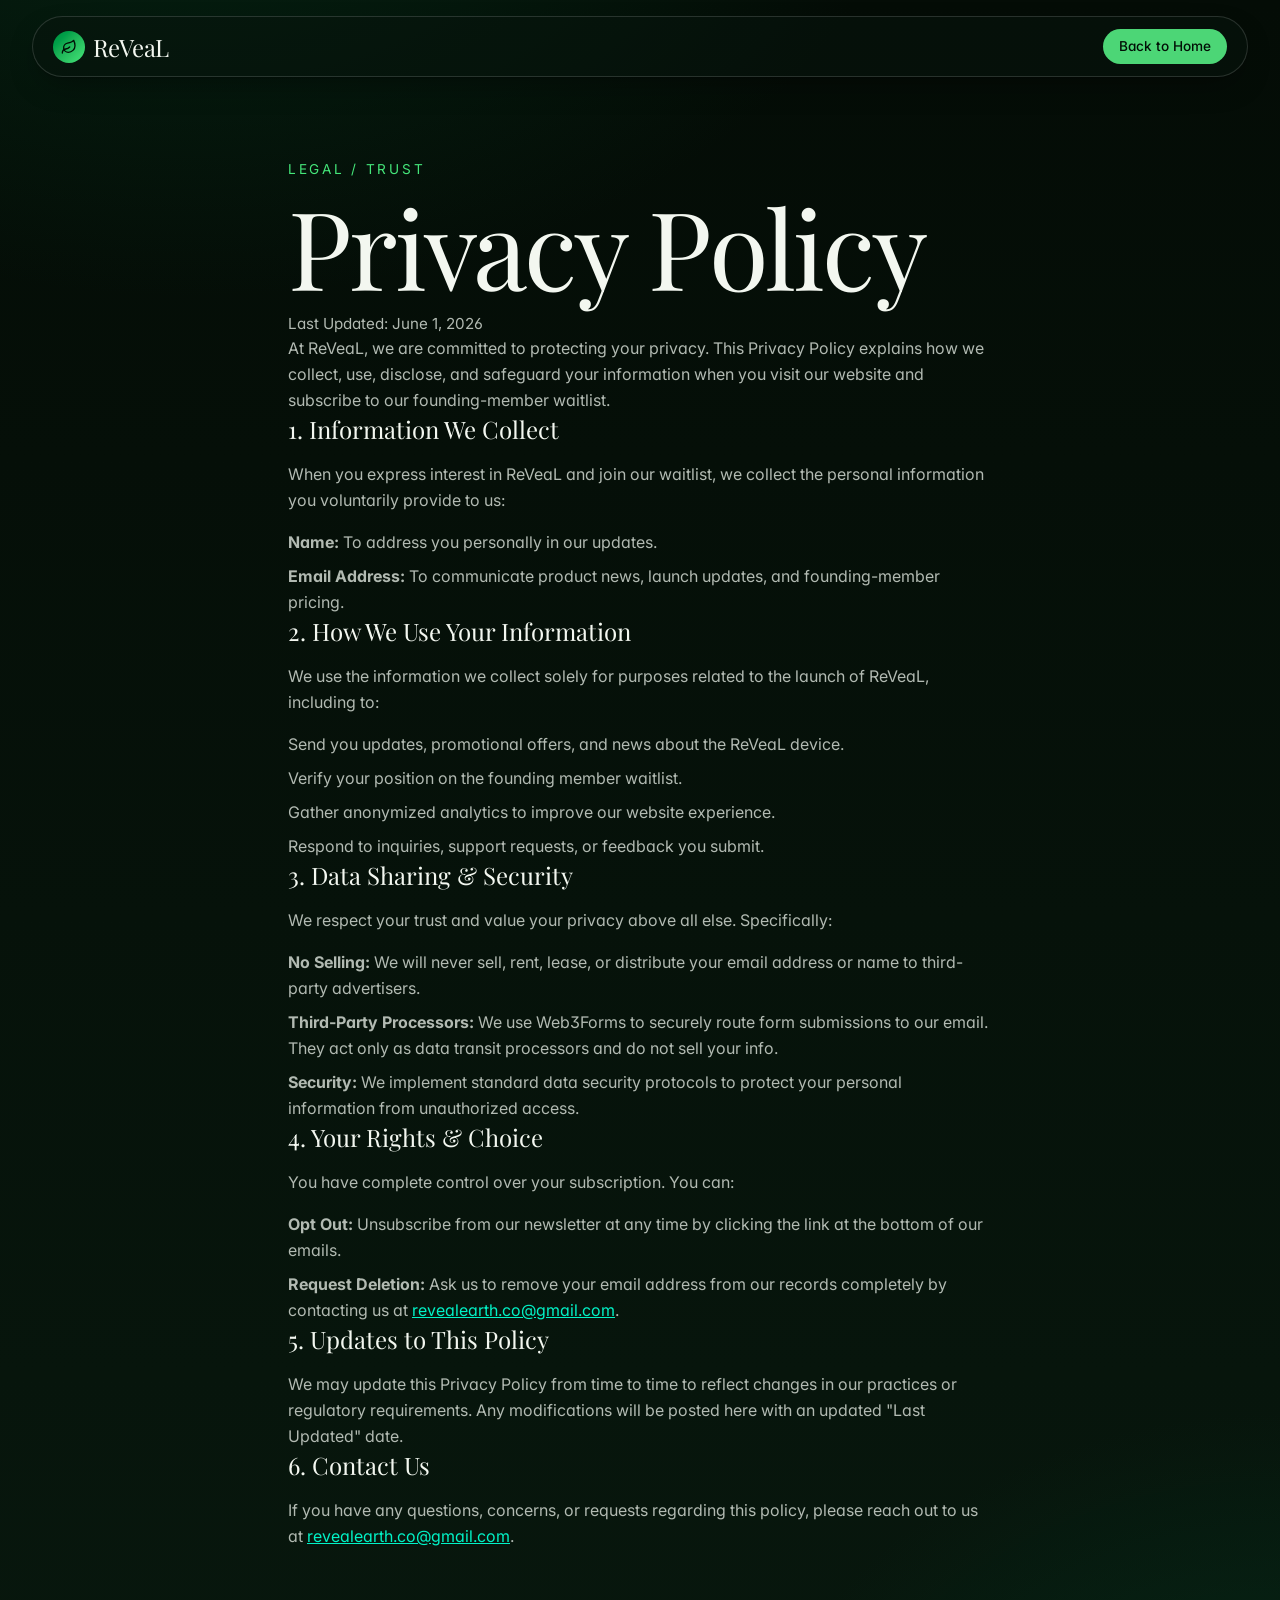
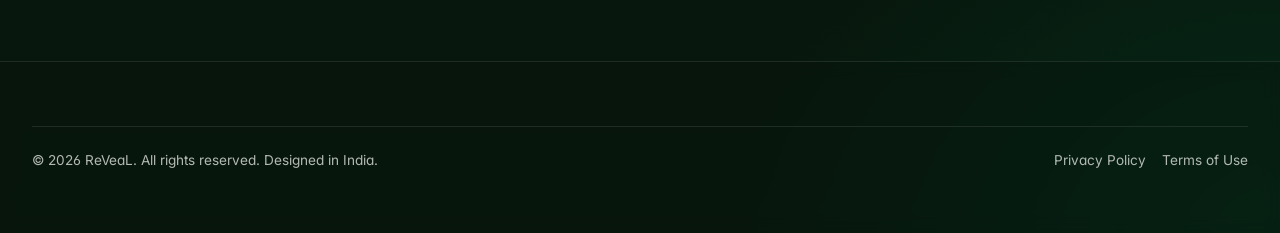
<file: privacy.html>
<!DOCTYPE html>
<html lang="en">
<head>
    <meta charset="utf-8"/>
    <meta name="viewport" content="width=device-width, initial-scale=1"/>
    <link rel="stylesheet" href="./assets/styles-8uWtBVux.css" data-precedence="default"/>
    <title>Privacy Policy — ReVeaL</title>
    <link rel="preconnect" href="https://fonts.googleapis.com">
    <link rel="preconnect" href="https://fonts.gstatic.com" crossorigin>
    <link href="https://fonts.googleapis.com/css2?family=Fraunces:ital,wght@0,300..800;1,300..800&family=Lora:ital,wght@0,400..700;1,400..700&family=Playfair+Display:ital,wght@0,400..900;1,400..900&family=Sora:wght@300;400;500;600;700;800&family=Inter:wght@300;400;500;600;700&display=swap" rel="stylesheet">
    <link rel="stylesheet" href="./custom.css" />
    <meta name="theme-color" content="#0f3d2e"/>
    <style>
        /* Document spacing adjustments for editorial reading */
        .legal-container a {
            color: oklch(0.85 0.18 175);
            text-decoration: underline;
            transition: color 0.2s;
        }
        .legal-container a:hover {
            color: white;
        }
    </style>
</head>
<body class="bg-background text-foreground antialiased">
    <main class="min-h-screen">
        <!-- Header -->
        <header class="fixed top-0 left-0 right-0 z-50">
            <div class="mx-auto mt-4 max-w-7xl px-4 sm:px-6 lg:px-8">
                <div class="glass flex items-center justify-between rounded-full px-5 py-3 shadow-soft">
                    <a href="index.html" class="flex items-center gap-2">
                        <span class="grid h-8 w-8 place-items-center rounded-full bg-green-grad text-primary-foreground">
                            <svg xmlns="http://www.w3.org/2000/svg" width="24" height="24" viewBox="0 0 24 24" fill="none" stroke="currentColor" stroke-width="2" stroke-linecap="round" stroke-linejoin="round" class="lucide lucide-leaf h-4 w-4" aria-hidden="true">
                                <path d="M11 20A7 7 0 0 1 9.8 6.1C15.5 5 17 4.48 19 2c1 2 2 4.18 2 8 0 5.5-4.78 10-10 10Z"></path>
                                <path d="M2 21c0-3 1.85-5.36 5.08-6C9.5 14.52 12 13 13 12"></path>
                            </svg>
                        </span>
                        <span class="font-serif text-2xl leading-none tracking-tight">ReVeaL</span>
                    </a>
                    <a href="index.html" class="rounded-full bg-primary px-4 py-2 text-xs font-medium text-primary-foreground transition hover:bg-primary/90 sm:text-sm">Back to Home</a>
                </div>
            </div>
        </header>

        <!-- Document Content -->
        <section class="pt-32 pb-20 md:pt-40 md:pb-28">
            <div class="mx-auto max-w-3xl px-4 sm:px-6 lg:px-8 legal-container">
                <div class="mb-4 text-xs uppercase tracking-[0.2em] text-primary-glow">Legal / Trust</div>
                <h1 class="font-serif text-5xl leading-tight tracking-tight text-foreground sm:text-6xl mb-4">Privacy Policy</h1>
                <p class="text-sm text-muted-foreground mb-12">Last Updated: June 1, 2026</p>

                <div class="space-y-10 text-muted-foreground text-base leading-relaxed">
                    <p>At ReVeaL, we are committed to protecting your privacy. This Privacy Policy explains how we collect, use, disclose, and safeguard your information when you visit our website and subscribe to our founding-member waitlist.</p>

                    <div>
                        <h3 class="text-foreground font-serif text-2xl mb-4">1. Information We Collect</h3>
                        <p class="mb-4">When you express interest in ReVeaL and join our waitlist, we collect the personal information you voluntarily provide to us:</p>
                        <ul class="list-disc pl-6 space-y-2">
                            <li><strong>Name:</strong> To address you personally in our updates.</li>
                            <li><strong>Email Address:</strong> To communicate product news, launch updates, and founding-member pricing.</li>
                        </ul>
                    </div>

                    <div>
                        <h3 class="text-foreground font-serif text-2xl mb-4">2. How We Use Your Information</h3>
                        <p class="mb-4">We use the information we collect solely for purposes related to the launch of ReVeaL, including to:</p>
                        <ul class="list-disc pl-6 space-y-2">
                            <li>Send you updates, promotional offers, and news about the ReVeaL device.</li>
                            <li>Verify your position on the founding member waitlist.</li>
                            <li>Gather anonymized analytics to improve our website experience.</li>
                            <li>Respond to inquiries, support requests, or feedback you submit.</li>
                        </ul>
                    </div>

                    <div>
                        <h3 class="text-foreground font-serif text-2xl mb-4">3. Data Sharing & Security</h3>
                        <p class="mb-4">We respect your trust and value your privacy above all else. Specifically:</p>
                        <ul class="list-disc pl-6 space-y-2">
                            <li><strong>No Selling:</strong> We will never sell, rent, lease, or distribute your email address or name to third-party advertisers.</li>
                            <li><strong>Third-Party Processors:</strong> We use Web3Forms to securely route form submissions to our email. They act only as data transit processors and do not sell your info.</li>
                            <li><strong>Security:</strong> We implement standard data security protocols to protect your personal information from unauthorized access.</li>
                        </ul>
                    </div>

                    <div>
                        <h3 class="text-foreground font-serif text-2xl mb-4">4. Your Rights & Choice</h3>
                        <p class="mb-4">You have complete control over your subscription. You can:</p>
                        <ul class="list-disc pl-6 space-y-2">
                            <li><strong>Opt Out:</strong> Unsubscribe from our newsletter at any time by clicking the link at the bottom of our emails.</li>
                            <li><strong>Request Deletion:</strong> Ask us to remove your email address from our records completely by contacting us at <a href="mailto:revealearth.co@gmail.com">revealearth.co@gmail.com</a>.</li>
                        </ul>
                    </div>

                    <div>
                        <h3 class="text-foreground font-serif text-2xl mb-4">5. Updates to This Policy</h3>
                        <p>We may update this Privacy Policy from time to time to reflect changes in our practices or regulatory requirements. Any modifications will be posted here with an updated "Last Updated" date.</p>
                    </div>

                    <div>
                        <h3 class="text-foreground font-serif text-2xl mb-4">6. Contact Us</h3>
                        <p>If you have any questions, concerns, or requests regarding this policy, please reach out to us at <a href="mailto:revealearth.co@gmail.com">revealearth.co@gmail.com</a>.</p>
                    </div>
                </div>
            </div>
        </section>

        <!-- Footer -->
        <footer class="border-t border-border bg-background/40 py-16 backdrop-blur">
            <div class="mx-auto max-w-7xl px-4 sm:px-6 lg:px-8">
                <div class="flex flex-col items-center justify-between gap-4 border-t border-border pt-6 text-xs text-muted-foreground md:flex-row">
                    <div>© 2026 ReVeaL. All rights reserved. Designed in India.</div>
                    <div class="flex gap-4">
                        <a href="privacy.html" class="hover:text-foreground transition">Privacy Policy</a>
                        <a href="terms.html" class="hover:text-foreground transition">Terms of Use</a>
                    </div>
                </div>
            </div>
        </footer>
    </main>
</body>
</html>
</file>
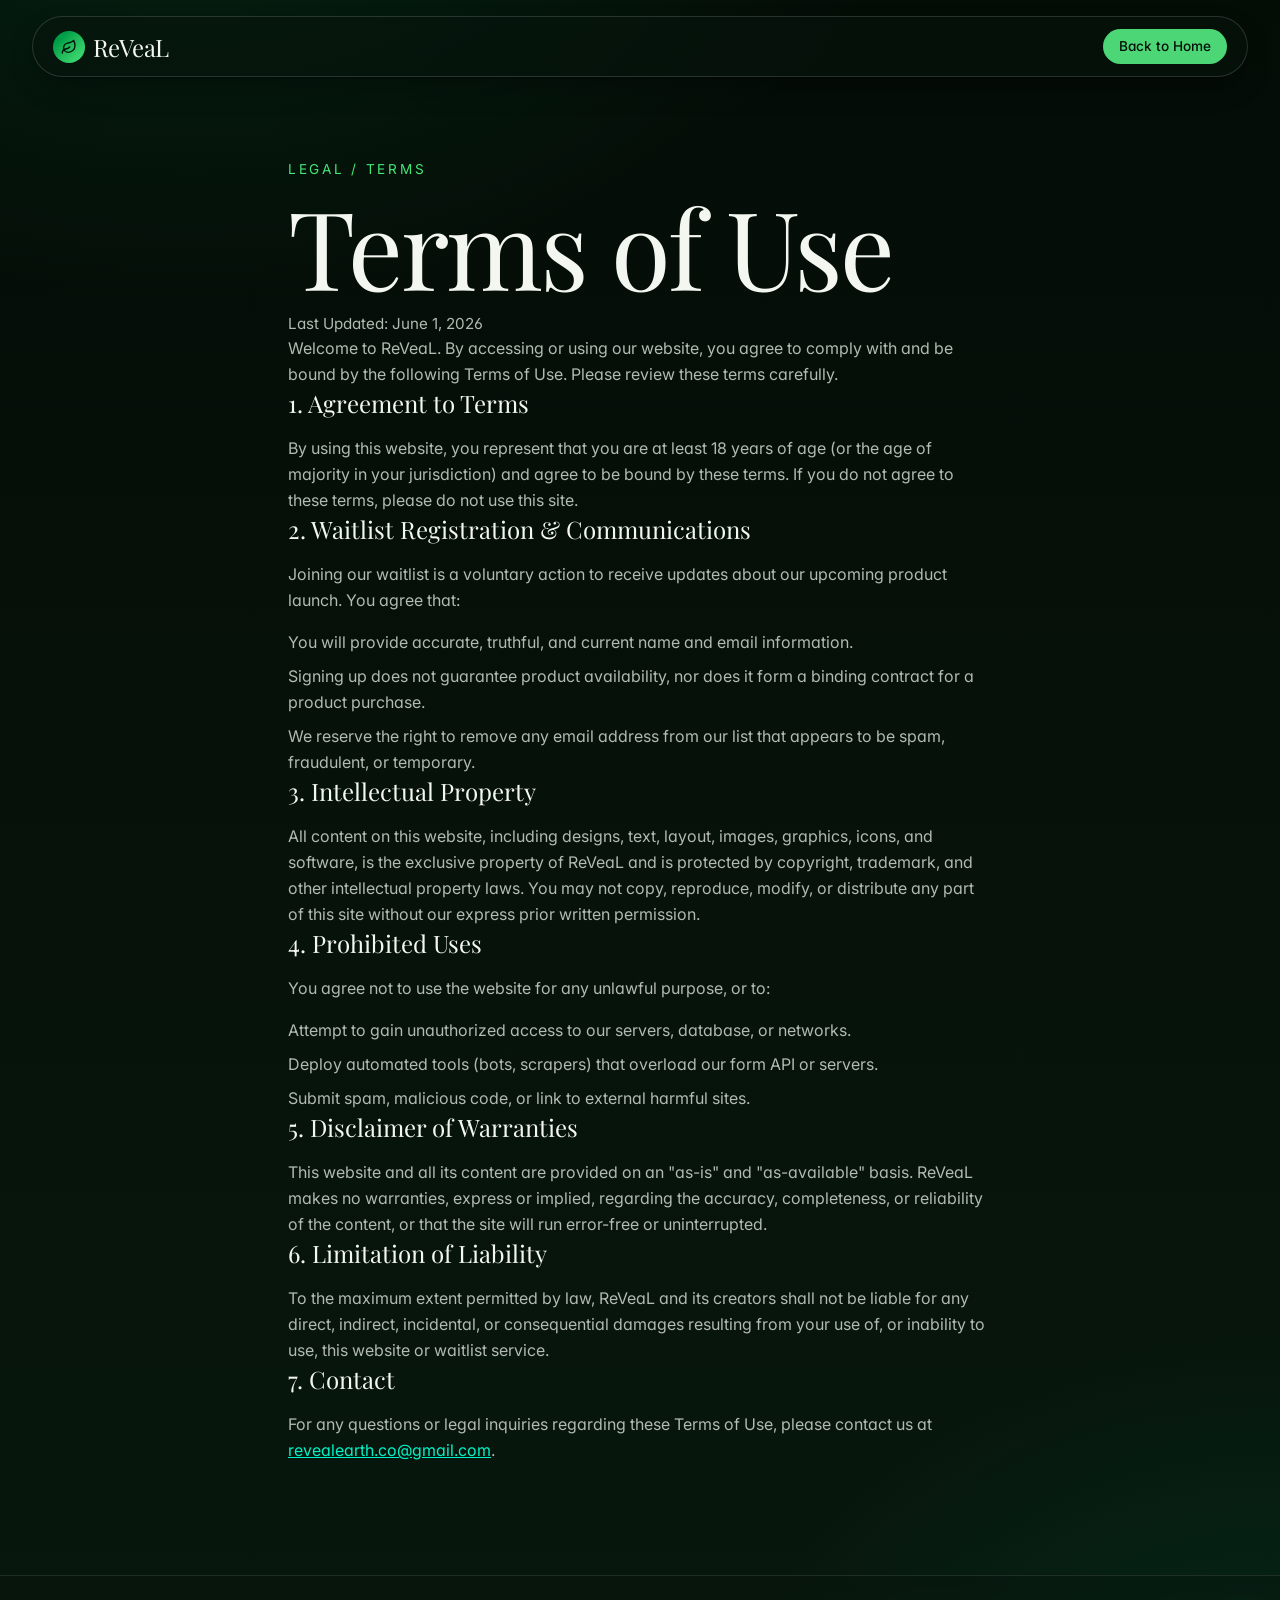
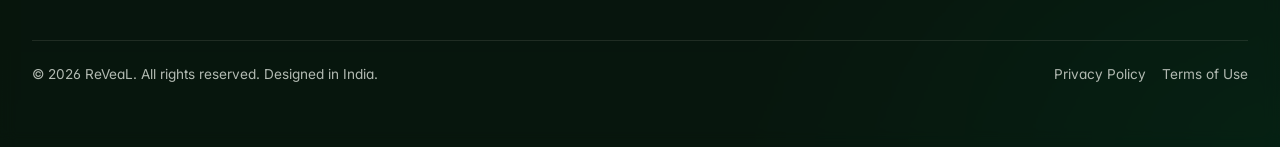
<file: terms.html>
<!DOCTYPE html>
<html lang="en">
<head>
    <meta charset="utf-8"/>
    <meta name="viewport" content="width=device-width, initial-scale=1"/>
    <link rel="stylesheet" href="./assets/styles-8uWtBVux.css" data-precedence="default"/>
    <title>Terms of Use — ReVeaL</title>
    <link rel="preconnect" href="https://fonts.googleapis.com">
    <link rel="preconnect" href="https://fonts.gstatic.com" crossorigin>
    <link href="https://fonts.googleapis.com/css2?family=Fraunces:ital,wght@0,300..800;1,300..800&family=Lora:ital,wght@0,400..700;1,400..700&family=Playfair+Display:ital,wght@0,400..900;1,400..900&family=Sora:wght@300;400;500;600;700;800&family=Inter:wght@300;400;500;600;700&display=swap" rel="stylesheet">
    <link rel="stylesheet" href="./custom.css" />
    <meta name="theme-color" content="#0f3d2e"/>
    <style>
        /* Document spacing adjustments for editorial reading */
        .legal-container a {
            color: oklch(0.85 0.18 175);
            text-decoration: underline;
            transition: color 0.2s;
        }
        .legal-container a:hover {
            color: white;
        }
    </style>
</head>
<body class="bg-background text-foreground antialiased">
    <main class="min-h-screen">
        <!-- Header -->
        <header class="fixed top-0 left-0 right-0 z-50">
            <div class="mx-auto mt-4 max-w-7xl px-4 sm:px-6 lg:px-8">
                <div class="glass flex items-center justify-between rounded-full px-5 py-3 shadow-soft">
                    <a href="index.html" class="flex items-center gap-2">
                        <span class="grid h-8 w-8 place-items-center rounded-full bg-green-grad text-primary-foreground">
                            <svg xmlns="http://www.w3.org/2000/svg" width="24" height="24" viewBox="0 0 24 24" fill="none" stroke="currentColor" stroke-width="2" stroke-linecap="round" stroke-linejoin="round" class="lucide lucide-leaf h-4 w-4" aria-hidden="true">
                                <path d="M11 20A7 7 0 0 1 9.8 6.1C15.5 5 17 4.48 19 2c1 2 2 4.18 2 8 0 5.5-4.78 10-10 10Z"></path>
                                <path d="M2 21c0-3 1.85-5.36 5.08-6C9.5 14.52 12 13 13 12"></path>
                            </svg>
                        </span>
                        <span class="font-serif text-2xl leading-none tracking-tight">ReVeaL</span>
                    </a>
                    <a href="index.html" class="rounded-full bg-primary px-4 py-2 text-xs font-medium text-primary-foreground transition hover:bg-primary/90 sm:text-sm">Back to Home</a>
                </div>
            </div>
        </header>

        <!-- Document Content -->
        <section class="pt-32 pb-20 md:pt-40 md:pb-28">
            <div class="mx-auto max-w-3xl px-4 sm:px-6 lg:px-8 legal-container">
                <div class="mb-4 text-xs uppercase tracking-[0.2em] text-primary-glow">Legal / Terms</div>
                <h1 class="font-serif text-5xl leading-tight tracking-tight text-foreground sm:text-6xl mb-4">Terms of Use</h1>
                <p class="text-sm text-muted-foreground mb-12">Last Updated: June 1, 2026</p>

                <div class="space-y-10 text-muted-foreground text-base leading-relaxed">
                    <p>Welcome to ReVeaL. By accessing or using our website, you agree to comply with and be bound by the following Terms of Use. Please review these terms carefully.</p>

                    <div>
                        <h3 class="text-foreground font-serif text-2xl mb-4">1. Agreement to Terms</h3>
                        <p>By using this website, you represent that you are at least 18 years of age (or the age of majority in your jurisdiction) and agree to be bound by these terms. If you do not agree to these terms, please do not use this site.</p>
                    </div>

                    <div>
                        <h3 class="text-foreground font-serif text-2xl mb-4">2. Waitlist Registration & Communications</h3>
                        <p class="mb-4">Joining our waitlist is a voluntary action to receive updates about our upcoming product launch. You agree that:</p>
                        <ul class="list-disc pl-6 space-y-2">
                            <li>You will provide accurate, truthful, and current name and email information.</li>
                            <li>Signing up does not guarantee product availability, nor does it form a binding contract for a product purchase.</li>
                            <li>We reserve the right to remove any email address from our list that appears to be spam, fraudulent, or temporary.</li>
                        </ul>
                    </div>

                    <div>
                        <h3 class="text-foreground font-serif text-2xl mb-4">3. Intellectual Property</h3>
                        <p>All content on this website, including designs, text, layout, images, graphics, icons, and software, is the exclusive property of ReVeaL and is protected by copyright, trademark, and other intellectual property laws. You may not copy, reproduce, modify, or distribute any part of this site without our express prior written permission.</p>
                    </div>

                    <div>
                        <h3 class="text-foreground font-serif text-2xl mb-4">4. Prohibited Uses</h3>
                        <p class="mb-4">You agree not to use the website for any unlawful purpose, or to:</p>
                        <ul class="list-disc pl-6 space-y-2">
                            <li>Attempt to gain unauthorized access to our servers, database, or networks.</li>
                            <li>Deploy automated tools (bots, scrapers) that overload our form API or servers.</li>
                            <li>Submit spam, malicious code, or link to external harmful sites.</li>
                        </ul>
                    </div>

                    <div>
                        <h3 class="text-foreground font-serif text-2xl mb-4">5. Disclaimer of Warranties</h3>
                        <p>This website and all its content are provided on an "as-is" and "as-available" basis. ReVeaL makes no warranties, express or implied, regarding the accuracy, completeness, or reliability of the content, or that the site will run error-free or uninterrupted.</p>
                    </div>

                    <div>
                        <h3 class="text-foreground font-serif text-2xl mb-4">6. Limitation of Liability</h3>
                        <p>To the maximum extent permitted by law, ReVeaL and its creators shall not be liable for any direct, indirect, incidental, or consequential damages resulting from your use of, or inability to use, this website or waitlist service.</p>
                    </div>

                    <div>
                        <h3 class="text-foreground font-serif text-2xl mb-4">7. Contact</h3>
                        <p>For any questions or legal inquiries regarding these Terms of Use, please contact us at <a href="mailto:revealearth.co@gmail.com">revealearth.co@gmail.com</a>.</p>
                    </div>
                </div>
            </div>
        </section>

        <!-- Footer -->
        <footer class="border-t border-border bg-background/40 py-16 backdrop-blur">
            <div class="mx-auto max-w-7xl px-4 sm:px-6 lg:px-8">
                <div class="flex flex-col items-center justify-between gap-4 border-t border-border pt-6 text-xs text-muted-foreground md:flex-row">
                    <div>© 2026 ReVeaL. All rights reserved. Designed in India.</div>
                    <div class="flex gap-4">
                        <a href="privacy.html" class="hover:text-foreground transition">Privacy Policy</a>
                        <a href="terms.html" class="hover:text-foreground transition">Terms of Use</a>
                    </div>
                </div>
            </div>
        </footer>
    </main>
</body>
</html>
</file>
<file: assets/styles-8uWtBVux.css>
@layer properties{@supports (((-webkit-hyphens:none)) and (not (margin-trim:inline))) or ((-moz-orient:inline) and (not (color:rgb(from red r g b)))){*,:before,:after,::backdrop{--tw-translate-x:0;--tw-translate-y:0;--tw-translate-z:0;--tw-rotate-x:initial;--tw-rotate-y:initial;--tw-rotate-z:initial;--tw-skew-x:initial;--tw-skew-y:initial;--tw-space-y-reverse:0;--tw-space-x-reverse:0;--tw-border-style:solid;--tw-gradient-position:initial;--tw-gradient-from:#0000;--tw-gradient-via:#0000;--tw-gradient-to:#0000;--tw-gradient-stops:initial;--tw-gradient-via-stops:initial;--tw-gradient-from-position:0%;--tw-gradient-via-position:50%;--tw-gradient-to-position:100%;--tw-leading:initial;--tw-font-weight:initial;--tw-tracking:initial;--tw-ordinal:initial;--tw-slashed-zero:initial;--tw-numeric-figure:initial;--tw-numeric-spacing:initial;--tw-numeric-fraction:initial;--tw-shadow:0 0 #0000;--tw-shadow-color:initial;--tw-shadow-alpha:100%;--tw-inset-shadow:0 0 #0000;--tw-inset-shadow-color:initial;--tw-inset-shadow-alpha:100%;--tw-ring-color:initial;--tw-ring-shadow:0 0 #0000;--tw-inset-ring-color:initial;--tw-inset-ring-shadow:0 0 #0000;--tw-ring-inset:initial;--tw-ring-offset-width:0px;--tw-ring-offset-color:#fff;--tw-ring-offset-shadow:0 0 #0000;--tw-outline-style:solid;--tw-blur:initial;--tw-brightness:initial;--tw-contrast:initial;--tw-grayscale:initial;--tw-hue-rotate:initial;--tw-invert:initial;--tw-opacity:initial;--tw-saturate:initial;--tw-sepia:initial;--tw-drop-shadow:initial;--tw-drop-shadow-color:initial;--tw-drop-shadow-alpha:100%;--tw-drop-shadow-size:initial;--tw-backdrop-blur:initial;--tw-backdrop-brightness:initial;--tw-backdrop-contrast:initial;--tw-backdrop-grayscale:initial;--tw-backdrop-hue-rotate:initial;--tw-backdrop-invert:initial;--tw-backdrop-opacity:initial;--tw-backdrop-saturate:initial;--tw-backdrop-sepia:initial;--tw-duration:initial;--tw-ease:initial;--tw-content:"";--tw-animation-delay:0s;--tw-animation-direction:normal;--tw-animation-duration:initial;--tw-animation-fill-mode:none;--tw-animation-iteration-count:1;--tw-enter-blur:0;--tw-enter-opacity:1;--tw-enter-rotate:0;--tw-enter-scale:1;--tw-enter-translate-x:0;--tw-enter-translate-y:0;--tw-exit-blur:0;--tw-exit-opacity:1;--tw-exit-rotate:0;--tw-exit-scale:1;--tw-exit-translate-x:0;--tw-exit-translate-y:0}}}@layer theme{:root,:host{--font-sans:"Inter", ui-sans-serif, system-ui, sans-serif;--font-serif:"Instrument Serif", ui-serif, Georgia, serif;--font-mono:ui-monospace, SFMono-Regular, Menlo, Monaco, Consolas, "Liberation Mono", "Courier New", monospace;--color-red-300:oklch(80.8% .114 19.571);--color-black:#000;--color-white:#fff;--spacing:.25rem;--container-sm:24rem;--container-md:28rem;--container-lg:32rem;--container-xl:36rem;--container-2xl:42rem;--container-3xl:48rem;--container-5xl:64rem;--container-7xl:80rem;--text-xs:.75rem;--text-xs--line-height:calc(1 / .75);--text-sm:.875rem;--text-sm--line-height:calc(1.25 / .875);--text-base:1rem;--text-base--line-height: 1.5 ;--text-lg:1.125rem;--text-lg--line-height:calc(1.75 / 1.125);--text-xl:1.25rem;--text-xl--line-height:calc(1.75 / 1.25);--text-2xl:1.5rem;--text-2xl--line-height:calc(2 / 1.5);--text-3xl:1.875rem;--text-3xl--line-height: 1.2 ;--text-4xl:2.25rem;--text-4xl--line-height:calc(2.5 / 2.25);--text-5xl:3rem;--text-5xl--line-height:1;--text-6xl:3.75rem;--text-6xl--line-height:1;--text-7xl:4.5rem;--text-7xl--line-height:1;--text-8xl:6rem;--text-8xl--line-height:1;--font-weight-normal:400;--font-weight-medium:500;--font-weight-semibold:600;--font-weight-bold:700;--tracking-tight:-.025em;--tracking-widest:.1em;--leading-tight:1.25;--leading-relaxed:1.625;--ease-out:cubic-bezier(0, 0, .2, 1);--ease-in-out:cubic-bezier(.4, 0, .2, 1);--animate-spin:spin 1s linear infinite;--animate-pulse:pulse 2s cubic-bezier(.4, 0, .6, 1) infinite;--blur-3xl:64px;--aspect-video:16 / 9;--default-transition-duration:.15s;--default-transition-timing-function:cubic-bezier(.4, 0, .2, 1);--default-font-family:"Inter", ui-sans-serif, system-ui, sans-serif;--default-mono-font-family:var(--font-mono);--color-border:var(--border)}}@layer base{*,:after,:before,::backdrop{box-sizing:border-box;border:0 solid;margin:0;padding:0}::file-selector-button{box-sizing:border-box;border:0 solid;margin:0;padding:0}html,:host{-webkit-text-size-adjust:100%;tab-size:4;line-height:1.5;font-family:var(--default-font-family,ui-sans-serif, system-ui, sans-serif, "Apple Color Emoji", "Segoe UI Emoji", "Segoe UI Symbol", "Noto Color Emoji");font-feature-settings:var(--default-font-feature-settings,normal);font-variation-settings:var(--default-font-variation-settings,normal);-webkit-tap-highlight-color:transparent}hr{height:0;color:inherit;border-top-width:1px}abbr:where([title]){-webkit-text-decoration:underline dotted;text-decoration:underline dotted}h1,h2,h3,h4,h5,h6{font-size:inherit;font-weight:inherit}a{color:inherit;-webkit-text-decoration:inherit;text-decoration:inherit}b,strong{font-weight:bolder}code,kbd,samp,pre{font-family:var(--default-mono-font-family,ui-monospace, SFMono-Regular, Menlo, Monaco, Consolas, "Liberation Mono", "Courier New", monospace);font-feature-settings:var(--default-mono-font-feature-settings,normal);font-variation-settings:var(--default-mono-font-variation-settings,normal);font-size:1em}small{font-size:80%}sub,sup{vertical-align:baseline;font-size:75%;line-height:0;position:relative}sub{bottom:-.25em}sup{top:-.5em}table{text-indent:0;border-color:inherit;border-collapse:collapse}:-moz-focusring{outline:auto}progress{vertical-align:baseline}summary{display:list-item}ol,ul,menu{list-style:none}img,svg,video,canvas,audio,iframe,embed,object{vertical-align:middle;display:block}img,video{max-width:100%;height:auto}button,input,select,optgroup,textarea{font:inherit;font-feature-settings:inherit;font-variation-settings:inherit;letter-spacing:inherit;color:inherit;opacity:1;background-color:#0000;border-radius:0}::file-selector-button{font:inherit;font-feature-settings:inherit;font-variation-settings:inherit;letter-spacing:inherit;color:inherit;opacity:1;background-color:#0000;border-radius:0}:where(select:is([multiple],[size])) optgroup{font-weight:bolder}:where(select:is([multiple],[size])) optgroup option{padding-inline-start:20px}::file-selector-button{margin-inline-end:4px}::placeholder{opacity:1}@supports (not ((-webkit-appearance:-apple-pay-button))) or (contain-intrinsic-size:1px){::placeholder{color:currentColor}@supports (color:color-mix(in lab,red,red)){::placeholder{color:color-mix(in oklab,currentcolor 50%,transparent)}}}textarea{resize:vertical}::-webkit-search-decoration{-webkit-appearance:none}::-webkit-date-and-time-value{min-height:1lh;text-align:inherit}::-webkit-datetime-edit{display:inline-flex}::-webkit-datetime-edit-fields-wrapper{padding:0}::-webkit-datetime-edit{padding-block:0}::-webkit-datetime-edit-year-field{padding-block:0}::-webkit-datetime-edit-month-field{padding-block:0}::-webkit-datetime-edit-day-field{padding-block:0}::-webkit-datetime-edit-hour-field{padding-block:0}::-webkit-datetime-edit-minute-field{padding-block:0}::-webkit-datetime-edit-second-field{padding-block:0}::-webkit-datetime-edit-millisecond-field{padding-block:0}::-webkit-datetime-edit-meridiem-field{padding-block:0}::-webkit-calendar-picker-indicator{line-height:1}:-moz-ui-invalid{box-shadow:none}button,input:where([type=button],[type=reset],[type=submit]){appearance:button}::file-selector-button{appearance:button}::-webkit-inner-spin-button{height:auto}::-webkit-outer-spin-button{height:auto}[hidden]:where(:not([hidden=until-found])){display:none!important}*{border-color:var(--color-border)}html{scroll-behavior:smooth}body{color:var(--foreground);font-family:var(--font-sans);font-feature-settings:"ss01","cv11";-webkit-font-smoothing:antialiased;text-rendering:optimizelegibility;background-color:#051009;background-image:radial-gradient(1200px 800px at 15% -10%,#05381e8c,#0000 60%),radial-gradient(900px 700px at 100% 100%,#003e2773,#0000 60%),linear-gradient(#040c06,#08180e);background-image:radial-gradient(1200px 800px at 15% -10%,#05381e8c,#0000 60%),radial-gradient(900px 700px at 100% 100%,color(xyz 0.019 0.036 0.023 / 0.451),#0000 60%),linear-gradient(#040c06,#08180e);background-repeat:no-repeat;background-attachment:scroll}::selection{color:#020f06;background:#31d96d}}@layer components;@layer utilities{.pointer-events-none{pointer-events:none}.invisible{visibility:hidden}.sr-only{clip-path:inset(50%);white-space:nowrap;border-width:0;width:1px;height:1px;margin:-1px;padding:0;position:absolute;overflow:hidden}.absolute{position:absolute}.fixed{position:fixed}.relative{position:relative}.sticky{position:sticky}.inset-0{inset:calc(var(--spacing) * 0)}.inset-x-0{inset-inline:calc(var(--spacing) * 0)}.inset-y-0{inset-block:calc(var(--spacing) * 0)}.start{inset-inline-start:var(--spacing)}.-top-12{top:calc(var(--spacing) * -12)}.-top-16{top:calc(var(--spacing) * -16)}.-top-32{top:calc(var(--spacing) * -32)}.top-0{top:calc(var(--spacing) * 0)}.top-1\.5{top:calc(var(--spacing) * 1.5)}.top-1\/2{top:50%}.top-1\/3{top:33.3333%}.top-2{top:calc(var(--spacing) * 2)}.top-3\.5{top:calc(var(--spacing) * 3.5)}.top-4{top:calc(var(--spacing) * 4)}.top-28{top:calc(var(--spacing) * 28)}.top-\[1px\]{top:1px}.top-\[50\%\]{top:50%}.top-\[60\%\]{top:60%}.top-full{top:100%}.-right-12{right:calc(var(--spacing) * -12)}.-right-16{right:calc(var(--spacing) * -16)}.-right-20{right:calc(var(--spacing) * -20)}.right-0{right:calc(var(--spacing) * 0)}.right-1{right:calc(var(--spacing) * 1)}.right-2{right:calc(var(--spacing) * 2)}.right-3{right:calc(var(--spacing) * 3)}.right-4{right:calc(var(--spacing) * 4)}.-bottom-12{bottom:calc(var(--spacing) * -12)}.-bottom-20{bottom:calc(var(--spacing) * -20)}.bottom-0{bottom:calc(var(--spacing) * 0)}.bottom-2{bottom:calc(var(--spacing) * 2)}.-left-12{left:calc(var(--spacing) * -12)}.left-0{left:calc(var(--spacing) * 0)}.left-1\/2{left:50%}.left-2{left:calc(var(--spacing) * 2)}.left-6{left:calc(var(--spacing) * 6)}.left-\[50\%\]{left:50%}.-z-0{z-index:-0}.-z-10{z-index:-10}.-z-20{z-index:-20}.z-10{z-index:10}.z-20{z-index:20}.z-50{z-index:50}.z-\[1\]{z-index:1}.-mx-1{margin-inline:calc(var(--spacing) * -1)}.mx-2{margin-inline:calc(var(--spacing) * 2)}.mx-3\.5{margin-inline:calc(var(--spacing) * 3.5)}.mx-auto{margin-inline:auto}.my-0\.5{margin-block:calc(var(--spacing) * .5)}.my-1{margin-block:calc(var(--spacing) * 1)}.-mt-4{margin-top:calc(var(--spacing) * -4)}.mt-1{margin-top:calc(var(--spacing) * 1)}.mt-1\.5{margin-top:calc(var(--spacing) * 1.5)}.mt-2{margin-top:calc(var(--spacing) * 2)}.mt-3{margin-top:calc(var(--spacing) * 3)}.mt-4{margin-top:calc(var(--spacing) * 4)}.mt-5{margin-top:calc(var(--spacing) * 5)}.mt-6{margin-top:calc(var(--spacing) * 6)}.mt-8{margin-top:calc(var(--spacing) * 8)}.mt-10{margin-top:calc(var(--spacing) * 10)}.mt-12{margin-top:calc(var(--spacing) * 12)}.mt-14{margin-top:calc(var(--spacing) * 14)}.mt-16{margin-top:calc(var(--spacing) * 16)}.mt-20{margin-top:calc(var(--spacing) * 20)}.mt-24{margin-top:calc(var(--spacing) * 24)}.mt-auto{margin-top:auto}.mr-2{margin-right:calc(var(--spacing) * 2)}.mb-1{margin-bottom:calc(var(--spacing) * 1)}.mb-4{margin-bottom:calc(var(--spacing) * 4)}.mb-6{margin-bottom:calc(var(--spacing) * 6)}.-ml-4{margin-left:calc(var(--spacing) * -4)}.ml-1{margin-left:calc(var(--spacing) * 1)}.ml-auto{margin-left:auto}.block{display:block}.flex{display:flex}.grid{display:grid}.hidden{display:none}.inline{display:inline}.inline-flex{display:inline-flex}.table{display:table}.aspect-square{aspect-ratio:1}.aspect-video{aspect-ratio:var(--aspect-video)}.size-\(--cell-size\){width:var(--cell-size);height:var(--cell-size)}.size-4{width:calc(var(--spacing) * 4);height:calc(var(--spacing) * 4)}.h-\(--cell-size\){height:var(--cell-size)}.h-1\.5{height:calc(var(--spacing) * 1.5)}.h-2{height:calc(var(--spacing) * 2)}.h-2\.5{height:calc(var(--spacing) * 2.5)}.h-3{height:calc(var(--spacing) * 3)}.h-3\.5{height:calc(var(--spacing) * 3.5)}.h-4{height:calc(var(--spacing) * 4)}.h-5{height:calc(var(--spacing) * 5)}.h-7{height:calc(var(--spacing) * 7)}.h-8{height:calc(var(--spacing) * 8)}.h-9{height:calc(var(--spacing) * 9)}.h-10{height:calc(var(--spacing) * 10)}.h-11{height:calc(var(--spacing) * 11)}.h-12{height:calc(var(--spacing) * 12)}.h-44{height:calc(var(--spacing) * 44)}.h-48{height:calc(var(--spacing) * 48)}.h-\[1px\]{height:1px}.h-\[360px\]{height:360px}.h-\[420px\]{height:420px}.h-\[500px\]{height:500px}.h-\[520px\]{height:520px}.h-\[var\(--radix-navigation-menu-viewport-height\)\]{height:var(--radix-navigation-menu-viewport-height)}.h-\[var\(--radix-select-trigger-height\)\]{height:var(--radix-select-trigger-height)}.h-auto{height:auto}.h-full{height:100%}.h-px{height:1px}.h-svh{height:100svh}.max-h-\(--radix-context-menu-content-available-height\){max-height:var(--radix-context-menu-content-available-height)}.max-h-\(--radix-select-content-available-height\){max-height:var(--radix-select-content-available-height)}.max-h-\[80vh\]{max-height:80vh}.max-h-\[300px\]{max-height:300px}.max-h-\[var\(--radix-dropdown-menu-content-available-height\)\]{max-height:var(--radix-dropdown-menu-content-available-height)}.min-h-0{min-height:calc(var(--spacing) * 0)}.min-h-\[60px\]{min-height:60px}.min-h-screen{min-height:100vh}.min-h-svh{min-height:100svh}.w-\(--cell-size\){width:var(--cell-size)}.w-\(--sidebar-width\){width:var(--sidebar-width)}.w-0{width:calc(var(--spacing) * 0)}.w-1{width:calc(var(--spacing) * 1)}.w-1\.5{width:calc(var(--spacing) * 1.5)}.w-2{width:calc(var(--spacing) * 2)}.w-2\.5{width:calc(var(--spacing) * 2.5)}.w-3{width:calc(var(--spacing) * 3)}.w-3\.5{width:calc(var(--spacing) * 3.5)}.w-3\/4{width:75%}.w-4{width:calc(var(--spacing) * 4)}.w-5{width:calc(var(--spacing) * 5)}.w-7{width:calc(var(--spacing) * 7)}.w-8{width:calc(var(--spacing) * 8)}.w-9{width:calc(var(--spacing) * 9)}.w-10{width:calc(var(--spacing) * 10)}.w-11{width:calc(var(--spacing) * 11)}.w-12{width:calc(var(--spacing) * 12)}.w-44{width:calc(var(--spacing) * 44)}.w-48{width:calc(var(--spacing) * 48)}.w-64{width:calc(var(--spacing) * 64)}.w-72{width:calc(var(--spacing) * 72)}.w-\[1px\]{width:1px}.w-\[100px\]{width:100px}.w-\[360px\]{width:360px}.w-\[420px\]{width:420px}.w-\[520px\]{width:520px}.w-\[700px\]{width:700px}.w-auto{width:auto}.w-fit{width:fit-content}.w-full{width:100%}.w-max{width:max-content}.w-px{width:1px}.max-w-\(--skeleton-width\){max-width:var(--skeleton-width)}.max-w-2xl{max-width:var(--container-2xl)}.max-w-3xl{max-width:var(--container-3xl)}.max-w-5xl{max-width:var(--container-5xl)}.max-w-7xl{max-width:var(--container-7xl)}.max-w-lg{max-width:var(--container-lg)}.max-w-max{max-width:max-content}.max-w-md{max-width:var(--container-md)}.max-w-sm{max-width:var(--container-sm)}.max-w-xl{max-width:var(--container-xl)}.min-w-\(--cell-size\){min-width:var(--cell-size)}.min-w-0{min-width:calc(var(--spacing) * 0)}.min-w-5{min-width:calc(var(--spacing) * 5)}.min-w-8{min-width:calc(var(--spacing) * 8)}.min-w-9{min-width:calc(var(--spacing) * 9)}.min-w-10{min-width:calc(var(--spacing) * 10)}.min-w-\[8rem\]{min-width:8rem}.min-w-\[12rem\]{min-width:12rem}.min-w-\[var\(--radix-select-trigger-width\)\]{min-width:var(--radix-select-trigger-width)}.flex-1{flex:1}.shrink-0{flex-shrink:0}.grow{flex-grow:1}.grow-0{flex-grow:0}.basis-full{flex-basis:100%}.caption-bottom{caption-side:bottom}.border-collapse{border-collapse:collapse}.origin-\(--radix-context-menu-content-transform-origin\){transform-origin:var(--radix-context-menu-content-transform-origin)}.origin-\(--radix-dropdown-menu-content-transform-origin\){transform-origin:var(--radix-dropdown-menu-content-transform-origin)}.origin-\(--radix-hover-card-content-transform-origin\){transform-origin:var(--radix-hover-card-content-transform-origin)}.origin-\(--radix-menubar-content-transform-origin\){transform-origin:var(--radix-menubar-content-transform-origin)}.origin-\(--radix-popover-content-transform-origin\){transform-origin:var(--radix-popover-content-transform-origin)}.origin-\(--radix-select-content-transform-origin\){transform-origin:var(--radix-select-content-transform-origin)}.origin-\(--radix-tooltip-content-transform-origin\){transform-origin:var(--radix-tooltip-content-transform-origin)}.-translate-x-1\/2{--tw-translate-x: -50% ;translate:var(--tw-translate-x) var(--tw-translate-y)}.-translate-x-px{--tw-translate-x:-1px;translate:var(--tw-translate-x) var(--tw-translate-y)}.translate-x-\[-50\%\]{--tw-translate-x:-50%;translate:var(--tw-translate-x) var(--tw-translate-y)}.translate-x-px{--tw-translate-x:1px;translate:var(--tw-translate-x) var(--tw-translate-y)}.-translate-y-1\/2{--tw-translate-y: -50% ;translate:var(--tw-translate-x) var(--tw-translate-y)}.translate-y-\[-50\%\]{--tw-translate-y:-50%;translate:var(--tw-translate-x) var(--tw-translate-y)}.rotate-45{rotate:45deg}.rotate-90{rotate:90deg}.transform{transform:var(--tw-rotate-x,) var(--tw-rotate-y,) var(--tw-rotate-z,) var(--tw-skew-x,) var(--tw-skew-y,)}.animate-caret-blink{animation:1.25s ease-out infinite caret-blink}.animate-in{animation:enter var(--tw-animation-duration,var(--tw-duration,.15s))var(--tw-ease,ease)var(--tw-animation-delay,0s)var(--tw-animation-iteration-count,1)var(--tw-animation-direction,normal)var(--tw-animation-fill-mode,none)}.animate-pulse{animation:var(--animate-pulse)}.animate-spin{animation:var(--animate-spin)}.cursor-default{cursor:default}.cursor-pointer{cursor:pointer}.touch-none{touch-action:none}.list-none{list-style-type:none}.grid-cols-1{grid-template-columns:repeat(1,minmax(0,1fr))}.flex-col{flex-direction:column}.flex-col-reverse{flex-direction:column-reverse}.flex-row{flex-direction:row}.flex-wrap{flex-wrap:wrap}.place-content-center{place-content:center}.place-items-center{place-items:center}.items-center{align-items:center}.items-end{align-items:flex-end}.items-start{align-items:flex-start}.items-stretch{align-items:stretch}.justify-between{justify-content:space-between}.justify-center{justify-content:center}.gap-1{gap:calc(var(--spacing) * 1)}.gap-1\.5{gap:calc(var(--spacing) * 1.5)}.gap-2{gap:calc(var(--spacing) * 2)}.gap-3{gap:calc(var(--spacing) * 3)}.gap-4{gap:calc(var(--spacing) * 4)}.gap-6{gap:calc(var(--spacing) * 6)}.gap-8{gap:calc(var(--spacing) * 8)}.gap-10{gap:calc(var(--spacing) * 10)}.gap-12{gap:calc(var(--spacing) * 12)}.gap-14{gap:calc(var(--spacing) * 14)}:where(.space-y-1\.5>:not(:last-child)){--tw-space-y-reverse:0;margin-block-start:calc(calc(var(--spacing) * 1.5) * var(--tw-space-y-reverse));margin-block-end:calc(calc(var(--spacing) * 1.5) * calc(1 - var(--tw-space-y-reverse)))}:where(.space-y-2>:not(:last-child)){--tw-space-y-reverse:0;margin-block-start:calc(calc(var(--spacing) * 2) * var(--tw-space-y-reverse));margin-block-end:calc(calc(var(--spacing) * 2) * calc(1 - var(--tw-space-y-reverse)))}:where(.space-y-16>:not(:last-child)){--tw-space-y-reverse:0;margin-block-start:calc(calc(var(--spacing) * 16) * var(--tw-space-y-reverse));margin-block-end:calc(calc(var(--spacing) * 16) * calc(1 - var(--tw-space-y-reverse)))}:where(.space-x-1>:not(:last-child)){--tw-space-x-reverse:0;margin-inline-start:calc(calc(var(--spacing) * 1) * var(--tw-space-x-reverse));margin-inline-end:calc(calc(var(--spacing) * 1) * calc(1 - var(--tw-space-x-reverse)))}.overflow-auto{overflow:auto}.overflow-hidden{overflow:hidden}.overflow-x-hidden{overflow-x:hidden}.overflow-y-auto{overflow-y:auto}.rounded{border-radius:.25rem}.rounded-2xl{border-radius:calc(var(--radius) + 8px)}.rounded-3xl{border-radius:calc(var(--radius) + 12px)}.rounded-\[2px\]{border-radius:2px}.rounded-\[2rem\]{border-radius:2rem}.rounded-\[inherit\]{border-radius:inherit}.rounded-full{border-radius:3.40282e38px}.rounded-lg{border-radius:var(--radius)}.rounded-md{border-radius:calc(var(--radius) - 2px)}.rounded-none{border-radius:0}.rounded-sm{border-radius:calc(var(--radius) - 4px)}.rounded-xl{border-radius:calc(var(--radius) + 4px)}.rounded-t-\[10px\]{border-top-left-radius:10px;border-top-right-radius:10px}.rounded-l-md{border-top-left-radius:calc(var(--radius) - 2px);border-bottom-left-radius:calc(var(--radius) - 2px)}.rounded-tl-sm{border-top-left-radius:calc(var(--radius) - 4px)}.rounded-r-md{border-top-right-radius:calc(var(--radius) - 2px);border-bottom-right-radius:calc(var(--radius) - 2px)}.border{border-style:var(--tw-border-style);border-width:1px}.border-2{border-style:var(--tw-border-style);border-width:2px}.border-\[1\.5px\]{border-style:var(--tw-border-style);border-width:1.5px}.border-y{border-block-style:var(--tw-border-style);border-block-width:1px}.border-t{border-top-style:var(--tw-border-style);border-top-width:1px}.border-r{border-right-style:var(--tw-border-style);border-right-width:1px}.border-b{border-bottom-style:var(--tw-border-style);border-bottom-width:1px}.border-l{border-left-style:var(--tw-border-style);border-left-width:1px}.border-dashed{--tw-border-style:dashed;border-style:dashed}.border-\(--color-border\){border-color:var(--color-border)}.border-border,.border-border\/50{border-color:var(--border)}@supports (color:color-mix(in lab,red,red)){.border-border\/50{border-color:color-mix(in oklab,var(--border) 50%,transparent)}}.border-destructive\/50{border-color:var(--destructive)}@supports (color:color-mix(in lab,red,red)){.border-destructive\/50{border-color:color-mix(in oklab,var(--destructive) 50%,transparent)}}.border-input{border-color:var(--input)}.border-primary,.border-primary\/50{border-color:var(--primary)}@supports (color:color-mix(in lab,red,red)){.border-primary\/50{border-color:color-mix(in oklab,var(--primary) 50%,transparent)}}.border-transparent{border-color:#0000}.border-white\/10{border-color:#ffffff1a}@supports (color:color-mix(in lab,red,red)){.border-white\/10{border-color:color-mix(in oklab,var(--color-white) 10%,transparent)}}.border-white\/15{border-color:#ffffff26}@supports (color:color-mix(in lab,red,red)){.border-white\/15{border-color:color-mix(in oklab,var(--color-white) 15%,transparent)}}.border-t-transparent{border-top-color:#0000}.border-l-transparent{border-left-color:#0000}.bg-\(--color-bg\){background-color:var(--color-bg)}.bg-\[var\(--gradient-glow\)\]{background-color:var(--gradient-glow)}.bg-accent{background-color:var(--accent)}.bg-background,.bg-background\/40{background-color:var(--background)}@supports (color:color-mix(in lab,red,red)){.bg-background\/40{background-color:color-mix(in oklab,var(--background) 40%,transparent)}}.bg-black\/80{background-color:#000c}@supports (color:color-mix(in lab,red,red)){.bg-black\/80{background-color:color-mix(in oklab,var(--color-black) 80%,transparent)}}.bg-border{background-color:var(--border)}.bg-card,.bg-card\/40{background-color:var(--card)}@supports (color:color-mix(in lab,red,red)){.bg-card\/40{background-color:color-mix(in oklab,var(--card) 40%,transparent)}}.bg-card\/60{background-color:var(--card)}@supports (color:color-mix(in lab,red,red)){.bg-card\/60{background-color:color-mix(in oklab,var(--card) 60%,transparent)}}.bg-card\/70{background-color:var(--card)}@supports (color:color-mix(in lab,red,red)){.bg-card\/70{background-color:color-mix(in oklab,var(--card) 70%,transparent)}}.bg-destructive{background-color:var(--destructive)}.bg-foreground{background-color:var(--foreground)}.bg-muted,.bg-muted\/50{background-color:var(--muted)}@supports (color:color-mix(in lab,red,red)){.bg-muted\/50{background-color:color-mix(in oklab,var(--muted) 50%,transparent)}}.bg-popover{background-color:var(--popover)}.bg-primary{background-color:var(--primary)}.bg-primary-glow,.bg-primary-glow\/0{background-color:var(--primary-glow)}@supports (color:color-mix(in lab,red,red)){.bg-primary-glow\/0{background-color:color-mix(in oklab,var(--primary-glow) 0%,transparent)}}.bg-primary-glow\/15{background-color:var(--primary-glow)}@supports (color:color-mix(in lab,red,red)){.bg-primary-glow\/15{background-color:color-mix(in oklab,var(--primary-glow) 15%,transparent)}}.bg-primary-glow\/25{background-color:var(--primary-glow)}@supports (color:color-mix(in lab,red,red)){.bg-primary-glow\/25{background-color:color-mix(in oklab,var(--primary-glow) 25%,transparent)}}.bg-primary\/10{background-color:var(--primary)}@supports (color:color-mix(in lab,red,red)){.bg-primary\/10{background-color:color-mix(in oklab,var(--primary) 10%,transparent)}}.bg-primary\/20{background-color:var(--primary)}@supports (color:color-mix(in lab,red,red)){.bg-primary\/20{background-color:color-mix(in oklab,var(--primary) 20%,transparent)}}.bg-secondary{background-color:var(--secondary)}.bg-transparent{background-color:#0000}.bg-white\/5{background-color:#ffffff0d}@supports (color:color-mix(in lab,red,red)){.bg-white\/5{background-color:color-mix(in oklab,var(--color-white) 5%,transparent)}}.bg-white\/\[0\.04\]{background-color:#ffffff0a}@supports (color:color-mix(in lab,red,red)){.bg-white\/\[0\.04\]{background-color:color-mix(in oklab,var(--color-white) 4%,transparent)}}.bg-gradient-to-b{--tw-gradient-position:to bottom in oklab;background-image:linear-gradient(var(--tw-gradient-stops))}.from-primary-glow\/60{--tw-gradient-from:var(--primary-glow)}@supports (color:color-mix(in lab,red,red)){.from-primary-glow\/60{--tw-gradient-from:color-mix(in oklab, var(--primary-glow) 60%, transparent)}}.from-primary-glow\/60{--tw-gradient-stops:var(--tw-gradient-via-stops,var(--tw-gradient-position), var(--tw-gradient-from) var(--tw-gradient-from-position), var(--tw-gradient-to) var(--tw-gradient-to-position))}.via-border{--tw-gradient-via:var(--border);--tw-gradient-via-stops:var(--tw-gradient-position), var(--tw-gradient-from) var(--tw-gradient-from-position), var(--tw-gradient-via) var(--tw-gradient-via-position), var(--tw-gradient-to) var(--tw-gradient-to-position);--tw-gradient-stops:var(--tw-gradient-via-stops)}.to-transparent{--tw-gradient-to:transparent;--tw-gradient-stops:var(--tw-gradient-via-stops,var(--tw-gradient-position), var(--tw-gradient-from) var(--tw-gradient-from-position), var(--tw-gradient-to) var(--tw-gradient-to-position))}.fill-current{fill:currentColor}.fill-primary{fill:var(--primary)}.object-contain{object-fit:contain}.object-cover{object-fit:cover}.p-0{padding:calc(var(--spacing) * 0)}.p-1{padding:calc(var(--spacing) * 1)}.p-2{padding:calc(var(--spacing) * 2)}.p-3{padding:calc(var(--spacing) * 3)}.p-4{padding:calc(var(--spacing) * 4)}.p-6{padding:calc(var(--spacing) * 6)}.p-7{padding:calc(var(--spacing) * 7)}.p-8{padding:calc(var(--spacing) * 8)}.p-\[1px\]{padding:1px}.px-\(--cell-size\){padding-inline:var(--cell-size)}.px-1{padding-inline:calc(var(--spacing) * 1)}.px-1\.5{padding-inline:calc(var(--spacing) * 1.5)}.px-2{padding-inline:calc(var(--spacing) * 2)}.px-2\.5{padding-inline:calc(var(--spacing) * 2.5)}.px-3{padding-inline:calc(var(--spacing) * 3)}.px-4{padding-inline:calc(var(--spacing) * 4)}.px-5{padding-inline:calc(var(--spacing) * 5)}.px-6{padding-inline:calc(var(--spacing) * 6)}.px-8{padding-inline:calc(var(--spacing) * 8)}.py-0\.5{padding-block:calc(var(--spacing) * .5)}.py-1{padding-block:calc(var(--spacing) * 1)}.py-1\.5{padding-block:calc(var(--spacing) * 1.5)}.py-2{padding-block:calc(var(--spacing) * 2)}.py-3{padding-block:calc(var(--spacing) * 3)}.py-3\.5{padding-block:calc(var(--spacing) * 3.5)}.py-4{padding-block:calc(var(--spacing) * 4)}.py-6{padding-block:calc(var(--spacing) * 6)}.py-16{padding-block:calc(var(--spacing) * 16)}.py-28{padding-block:calc(var(--spacing) * 28)}.pt-0{padding-top:calc(var(--spacing) * 0)}.pt-1\.5{padding-top:calc(var(--spacing) * 1.5)}.pt-3{padding-top:calc(var(--spacing) * 3)}.pt-4{padding-top:calc(var(--spacing) * 4)}.pt-6{padding-top:calc(var(--spacing) * 6)}.pt-32{padding-top:calc(var(--spacing) * 32)}.pr-1{padding-right:calc(var(--spacing) * 1)}.pr-2{padding-right:calc(var(--spacing) * 2)}.pr-2\.5{padding-right:calc(var(--spacing) * 2.5)}.pr-8{padding-right:calc(var(--spacing) * 8)}.pb-3{padding-bottom:calc(var(--spacing) * 3)}.pb-4{padding-bottom:calc(var(--spacing) * 4)}.pb-10{padding-bottom:calc(var(--spacing) * 10)}.pb-20{padding-bottom:calc(var(--spacing) * 20)}.pl-2{padding-left:calc(var(--spacing) * 2)}.pl-2\.5{padding-left:calc(var(--spacing) * 2.5)}.pl-4{padding-left:calc(var(--spacing) * 4)}.pl-8{padding-left:calc(var(--spacing) * 8)}.text-center{text-align:center}.text-left{text-align:left}.align-middle{vertical-align:middle}.font-mono{font-family:var(--font-mono)}.text-2xl{font-size:var(--text-2xl);line-height:var(--tw-leading,var(--text-2xl--line-height))}.text-3xl{font-size:var(--text-3xl);line-height:var(--tw-leading,var(--text-3xl--line-height))}.text-4xl{font-size:var(--text-4xl);line-height:var(--tw-leading,var(--text-4xl--line-height))}.text-5xl{font-size:var(--text-5xl);line-height:var(--tw-leading,var(--text-5xl--line-height))}.text-6xl{font-size:var(--text-6xl);line-height:var(--tw-leading,var(--text-6xl--line-height))}.text-7xl{font-size:var(--text-7xl);line-height:var(--tw-leading,var(--text-7xl--line-height))}.text-base{font-size:var(--text-base);line-height:var(--tw-leading,var(--text-base--line-height))}.text-lg{font-size:var(--text-lg);line-height:var(--tw-leading,var(--text-lg--line-height))}.text-sm{font-size:var(--text-sm);line-height:var(--tw-leading,var(--text-sm--line-height))}.text-xl{font-size:var(--text-xl);line-height:var(--tw-leading,var(--text-xl--line-height))}.text-xs{font-size:var(--text-xs);line-height:var(--tw-leading,var(--text-xs--line-height))}.text-\[0\.8rem\]{font-size:.8rem}.leading-\[1\.02\]{--tw-leading:1.02;line-height:1.02}.leading-none{--tw-leading:1;line-height:1}.leading-relaxed{--tw-leading:var(--leading-relaxed);line-height:var(--leading-relaxed)}.leading-tight{--tw-leading:var(--leading-tight);line-height:var(--leading-tight)}.font-bold{--tw-font-weight:var(--font-weight-bold);font-weight:var(--font-weight-bold)}.font-medium{--tw-font-weight:var(--font-weight-medium);font-weight:var(--font-weight-medium)}.font-normal{--tw-font-weight:var(--font-weight-normal);font-weight:var(--font-weight-normal)}.font-semibold{--tw-font-weight:var(--font-weight-semibold);font-weight:var(--font-weight-semibold)}.tracking-\[0\.2em\]{--tw-tracking:.2em;letter-spacing:.2em}.tracking-\[0\.18em\]{--tw-tracking:.18em;letter-spacing:.18em}.tracking-tight{--tw-tracking:var(--tracking-tight);letter-spacing:var(--tracking-tight)}.tracking-widest{--tw-tracking:var(--tracking-widest);letter-spacing:var(--tracking-widest)}.break-words{overflow-wrap:break-word}.whitespace-nowrap{white-space:nowrap}.text-accent-foreground{color:var(--accent-foreground)}.text-card-foreground{color:var(--card-foreground)}.text-current{color:currentColor}.text-destructive{color:var(--destructive)}.text-destructive-foreground{color:var(--destructive-foreground)}.text-foreground{color:var(--foreground)}.text-muted-foreground{color:var(--muted-foreground)}.text-popover-foreground{color:var(--popover-foreground)}.text-primary{color:var(--primary)}.text-primary-foreground{color:var(--primary-foreground)}.text-primary-glow{color:var(--primary-glow)}.text-red-300\/90{color:#ffa3a3e6}@supports (color:color-mix(in lab,red,red)){.text-red-300\/90{color:color-mix(in oklab,var(--color-red-300) 90%,transparent)}}.text-secondary-foreground{color:var(--secondary-foreground)}.text-white{color:var(--color-white)}.text-white\/45{color:#ffffff73}@supports (color:color-mix(in lab,red,red)){.text-white\/45{color:color-mix(in oklab,var(--color-white) 45%,transparent)}}.text-white\/70{color:#ffffffb3}@supports (color:color-mix(in lab,red,red)){.text-white\/70{color:color-mix(in oklab,var(--color-white) 70%,transparent)}}.text-white\/80{color:#fffc}@supports (color:color-mix(in lab,red,red)){.text-white\/80{color:color-mix(in oklab,var(--color-white) 80%,transparent)}}.uppercase{text-transform:uppercase}.italic{font-style:italic}.not-italic{font-style:normal}.tabular-nums{--tw-numeric-spacing:tabular-nums;font-variant-numeric:var(--tw-ordinal,) var(--tw-slashed-zero,) var(--tw-numeric-figure,) var(--tw-numeric-spacing,) var(--tw-numeric-fraction,)}.underline-offset-4{text-underline-offset:4px}.opacity-0{opacity:0}.opacity-50{opacity:.5}.opacity-60{opacity:.6}.opacity-70{opacity:.7}.opacity-\[0\.07\]{opacity:.07}.shadow{--tw-shadow:0 1px 3px 0 var(--tw-shadow-color,#0000001a), 0 1px 2px -1px var(--tw-shadow-color,#0000001a);box-shadow:var(--tw-inset-shadow),var(--tw-inset-ring-shadow),var(--tw-ring-offset-shadow),var(--tw-ring-shadow),var(--tw-shadow)}.shadow-2xl{--tw-shadow:0 25px 50px -12px var(--tw-shadow-color,#00000040);box-shadow:var(--tw-inset-shadow),var(--tw-inset-ring-shadow),var(--tw-ring-offset-shadow),var(--tw-ring-shadow),var(--tw-shadow)}.shadow-\[0_0_0_1px_var\(--sidebar-border\)\]{--tw-shadow:0 0 0 1px var(--tw-shadow-color,var(--sidebar-border));box-shadow:var(--tw-inset-shadow),var(--tw-inset-ring-shadow),var(--tw-ring-offset-shadow),var(--tw-ring-shadow),var(--tw-shadow)}.shadow-lg{--tw-shadow:0 10px 15px -3px var(--tw-shadow-color,#0000001a), 0 4px 6px -4px var(--tw-shadow-color,#0000001a);box-shadow:var(--tw-inset-shadow),var(--tw-inset-ring-shadow),var(--tw-ring-offset-shadow),var(--tw-ring-shadow),var(--tw-shadow)}.shadow-md{--tw-shadow:0 4px 6px -1px var(--tw-shadow-color,#0000001a), 0 2px 4px -2px var(--tw-shadow-color,#0000001a);box-shadow:var(--tw-inset-shadow),var(--tw-inset-ring-shadow),var(--tw-ring-offset-shadow),var(--tw-ring-shadow),var(--tw-shadow)}.shadow-none{--tw-shadow:0 0 #0000;box-shadow:var(--tw-inset-shadow),var(--tw-inset-ring-shadow),var(--tw-ring-offset-shadow),var(--tw-ring-shadow),var(--tw-shadow)}.shadow-sm{--tw-shadow:0 1px 3px 0 var(--tw-shadow-color,#0000001a), 0 1px 2px -1px var(--tw-shadow-color,#0000001a);box-shadow:var(--tw-inset-shadow),var(--tw-inset-ring-shadow),var(--tw-ring-offset-shadow),var(--tw-ring-shadow),var(--tw-shadow)}.shadow-xl{--tw-shadow:0 20px 25px -5px var(--tw-shadow-color,#0000001a), 0 8px 10px -6px var(--tw-shadow-color,#0000001a);box-shadow:var(--tw-inset-shadow),var(--tw-inset-ring-shadow),var(--tw-ring-offset-shadow),var(--tw-ring-shadow),var(--tw-shadow)}.shadow-xs{--tw-shadow:0 1px 2px 0 var(--tw-shadow-color,#0000000d);box-shadow:var(--tw-inset-shadow),var(--tw-inset-ring-shadow),var(--tw-ring-offset-shadow),var(--tw-ring-shadow),var(--tw-shadow)}.ring-0{--tw-ring-shadow:var(--tw-ring-inset,) 0 0 0 calc(0px + var(--tw-ring-offset-width)) var(--tw-ring-color,currentcolor);box-shadow:var(--tw-inset-shadow),var(--tw-inset-ring-shadow),var(--tw-ring-offset-shadow),var(--tw-ring-shadow),var(--tw-shadow)}.ring-1{--tw-ring-shadow:var(--tw-ring-inset,) 0 0 0 calc(1px + var(--tw-ring-offset-width)) var(--tw-ring-color,currentcolor);box-shadow:var(--tw-inset-shadow),var(--tw-inset-ring-shadow),var(--tw-ring-offset-shadow),var(--tw-ring-shadow),var(--tw-shadow)}.ring-ring{--tw-ring-color:var(--ring)}.ring-offset-background{--tw-ring-offset-color:var(--background)}.outline{outline-style:var(--tw-outline-style);outline-width:1px}.blur-3xl{--tw-blur:blur(var(--blur-3xl));filter:var(--tw-blur,) var(--tw-brightness,) var(--tw-contrast,) var(--tw-grayscale,) var(--tw-hue-rotate,) var(--tw-invert,) var(--tw-saturate,) var(--tw-sepia,) var(--tw-drop-shadow,)}.filter{filter:var(--tw-blur,) var(--tw-brightness,) var(--tw-contrast,) var(--tw-grayscale,) var(--tw-hue-rotate,) var(--tw-invert,) var(--tw-saturate,) var(--tw-sepia,) var(--tw-drop-shadow,)}.backdrop-blur{--tw-backdrop-blur:blur(8px);-webkit-backdrop-filter:var(--tw-backdrop-blur,) var(--tw-backdrop-brightness,) var(--tw-backdrop-contrast,) var(--tw-backdrop-grayscale,) var(--tw-backdrop-hue-rotate,) var(--tw-backdrop-invert,) var(--tw-backdrop-opacity,) var(--tw-backdrop-saturate,) var(--tw-backdrop-sepia,);backdrop-filter:var(--tw-backdrop-blur,) var(--tw-backdrop-brightness,) var(--tw-backdrop-contrast,) var(--tw-backdrop-grayscale,) var(--tw-backdrop-hue-rotate,) var(--tw-backdrop-invert,) var(--tw-backdrop-opacity,) var(--tw-backdrop-saturate,) var(--tw-backdrop-sepia,)}.transition{transition-property:color,background-color,border-color,outline-color,text-decoration-color,fill,stroke,--tw-gradient-from,--tw-gradient-via,--tw-gradient-to,opacity,box-shadow,transform,translate,scale,rotate,filter,-webkit-backdrop-filter,backdrop-filter,display,content-visibility,overlay,pointer-events;transition-timing-function:var(--tw-ease,var(--default-transition-timing-function));transition-duration:var(--tw-duration,var(--default-transition-duration))}.transition-\[left\,right\,width\]{transition-property:left,right,width;transition-timing-function:var(--tw-ease,var(--default-transition-timing-function));transition-duration:var(--tw-duration,var(--default-transition-duration))}.transition-\[margin\,opacity\]{transition-property:margin,opacity;transition-timing-function:var(--tw-ease,var(--default-transition-timing-function));transition-duration:var(--tw-duration,var(--default-transition-duration))}.transition-\[width\,height\,padding\]{transition-property:width,height,padding;transition-timing-function:var(--tw-ease,var(--default-transition-timing-function));transition-duration:var(--tw-duration,var(--default-transition-duration))}.transition-\[width\]{transition-property:width;transition-timing-function:var(--tw-ease,var(--default-transition-timing-function));transition-duration:var(--tw-duration,var(--default-transition-duration))}.transition-all{transition-property:all;transition-timing-function:var(--tw-ease,var(--default-transition-timing-function));transition-duration:var(--tw-duration,var(--default-transition-duration))}.transition-colors{transition-property:color,background-color,border-color,outline-color,text-decoration-color,fill,stroke,--tw-gradient-from,--tw-gradient-via,--tw-gradient-to;transition-timing-function:var(--tw-ease,var(--default-transition-timing-function));transition-duration:var(--tw-duration,var(--default-transition-duration))}.transition-opacity{transition-property:opacity;transition-timing-function:var(--tw-ease,var(--default-transition-timing-function));transition-duration:var(--tw-duration,var(--default-transition-duration))}.transition-transform{transition-property:transform,translate,scale,rotate;transition-timing-function:var(--tw-ease,var(--default-transition-timing-function));transition-duration:var(--tw-duration,var(--default-transition-duration))}.duration-200{--tw-duration:.2s;transition-duration:.2s}.duration-300{--tw-duration:.3s;transition-duration:.3s}.duration-1000{--tw-duration:1s;transition-duration:1s}.duration-\[1500ms\]{--tw-duration:1.5s;transition-duration:1.5s}.ease-in-out{--tw-ease:var(--ease-in-out);transition-timing-function:var(--ease-in-out)}.ease-linear{--tw-ease:linear;transition-timing-function:linear}.ease-out{--tw-ease:var(--ease-out);transition-timing-function:var(--ease-out)}.fade-in-0{--tw-enter-opacity:0}.outline-none{--tw-outline-style:none;outline-style:none}.select-none{-webkit-user-select:none;user-select:none}.zoom-in-95{--tw-enter-scale:.95}.\[--cell-size\:2rem\]{--cell-size:2rem}.group-focus-within\/menu-item\:opacity-100:is(:where(.group\/menu-item):focus-within *){opacity:1}@media(hover:hover){.group-hover\:translate-x-1:is(:where(.group):hover *){--tw-translate-x:calc(var(--spacing) * 1);translate:var(--tw-translate-x) var(--tw-translate-y)}.group-hover\:scale-\[1\.02\]:is(:where(.group):hover *){scale:1.02}.group-hover\:bg-primary-glow\/30:is(:where(.group):hover *){background-color:var(--primary-glow)}@supports (color:color-mix(in lab,red,red)){.group-hover\:bg-primary-glow\/30:is(:where(.group):hover *){background-color:color-mix(in oklab,var(--primary-glow) 30%,transparent)}}.group-hover\:opacity-100:is(:where(.group):hover *),.group-hover\/menu-item\:opacity-100:is(:where(.group\/menu-item):hover *){opacity:1}}.group-has-\[\[data-sidebar\=menu-action\]\]\/menu-item\:pr-8:is(:where(.group\/menu-item):has([data-sidebar=menu-action]) *){padding-right:calc(var(--spacing) * 8)}.group-data-\[collapsible\=icon\]\:-mt-8:is(:where(.group)[data-collapsible=icon] *){margin-top:calc(var(--spacing) * -8)}.group-data-\[collapsible\=icon\]\:hidden:is(:where(.group)[data-collapsible=icon] *){display:none}.group-data-\[collapsible\=icon\]\:\!size-8:is(:where(.group)[data-collapsible=icon] *){width:calc(var(--spacing) * 8)!important;height:calc(var(--spacing) * 8)!important}.group-data-\[collapsible\=icon\]\:w-\(--sidebar-width-icon\):is(:where(.group)[data-collapsible=icon] *){width:var(--sidebar-width-icon)}.group-data-\[collapsible\=icon\]\:w-\[calc\(var\(--sidebar-width-icon\)_\+_theme\(spacing\.4\)\)\]:is(:where(.group)[data-collapsible=icon] *){width:calc(var(--sidebar-width-icon) + 1rem)}.group-data-\[collapsible\=icon\]\:w-\[calc\(var\(--sidebar-width-icon\)_\+_theme\(spacing\.4\)_\+2px\)\]:is(:where(.group)[data-collapsible=icon] *){width:calc(var(--sidebar-width-icon) + 1rem + 2px)}.group-data-\[collapsible\=icon\]\:overflow-hidden:is(:where(.group)[data-collapsible=icon] *){overflow:hidden}.group-data-\[collapsible\=icon\]\:\!p-0:is(:where(.group)[data-collapsible=icon] *){padding:calc(var(--spacing) * 0)!important}.group-data-\[collapsible\=icon\]\:\!p-2:is(:where(.group)[data-collapsible=icon] *){padding:calc(var(--spacing) * 2)!important}.group-data-\[collapsible\=icon\]\:opacity-0:is(:where(.group)[data-collapsible=icon] *){opacity:0}.group-data-\[collapsible\=offcanvas\]\:right-\[calc\(var\(--sidebar-width\)\*-1\)\]:is(:where(.group)[data-collapsible=offcanvas] *){right:calc(var(--sidebar-width) * -1)}.group-data-\[collapsible\=offcanvas\]\:left-\[calc\(var\(--sidebar-width\)\*-1\)\]:is(:where(.group)[data-collapsible=offcanvas] *){left:calc(var(--sidebar-width) * -1)}.group-data-\[collapsible\=offcanvas\]\:w-0:is(:where(.group)[data-collapsible=offcanvas] *){width:calc(var(--spacing) * 0)}.group-data-\[collapsible\=offcanvas\]\:translate-x-0:is(:where(.group)[data-collapsible=offcanvas] *){--tw-translate-x:calc(var(--spacing) * 0);translate:var(--tw-translate-x) var(--tw-translate-y)}.group-data-\[focused\=true\]\/day\:relative:is(:where(.group\/day)[data-focused=true] *){position:relative}.group-data-\[focused\=true\]\/day\:z-10:is(:where(.group\/day)[data-focused=true] *){z-index:10}.group-data-\[focused\=true\]\/day\:border-ring:is(:where(.group\/day)[data-focused=true] *){border-color:var(--ring)}.group-data-\[focused\=true\]\/day\:ring-\[3px\]:is(:where(.group\/day)[data-focused=true] *){--tw-ring-shadow:var(--tw-ring-inset,) 0 0 0 calc(3px + var(--tw-ring-offset-width)) var(--tw-ring-color,currentcolor);box-shadow:var(--tw-inset-shadow),var(--tw-inset-ring-shadow),var(--tw-ring-offset-shadow),var(--tw-ring-shadow),var(--tw-shadow)}.group-data-\[focused\=true\]\/day\:ring-ring\/50:is(:where(.group\/day)[data-focused=true] *){--tw-ring-color:var(--ring)}@supports (color:color-mix(in lab,red,red)){.group-data-\[focused\=true\]\/day\:ring-ring\/50:is(:where(.group\/day)[data-focused=true] *){--tw-ring-color:color-mix(in oklab, var(--ring) 50%, transparent)}}.group-data-\[side\=left\]\:-right-4:is(:where(.group)[data-side=left] *){right:calc(var(--spacing) * -4)}.group-data-\[side\=left\]\:border-r:is(:where(.group)[data-side=left] *){border-right-style:var(--tw-border-style);border-right-width:1px}.group-data-\[side\=right\]\:left-0:is(:where(.group)[data-side=right] *){left:calc(var(--spacing) * 0)}.group-data-\[side\=right\]\:rotate-180:is(:where(.group)[data-side=right] *){rotate:180deg}.group-data-\[side\=right\]\:border-l:is(:where(.group)[data-side=right] *){border-left-style:var(--tw-border-style);border-left-width:1px}.group-data-\[state\=open\]\:rotate-180:is(:where(.group)[data-state=open] *){rotate:180deg}.group-data-\[variant\=floating\]\:rounded-lg:is(:where(.group)[data-variant=floating] *){border-radius:var(--radius)}.group-data-\[variant\=floating\]\:border:is(:where(.group)[data-variant=floating] *){border-style:var(--tw-border-style);border-width:1px}.group-data-\[variant\=floating\]\:shadow:is(:where(.group)[data-variant=floating] *){--tw-shadow:0 1px 3px 0 var(--tw-shadow-color,#0000001a), 0 1px 2px -1px var(--tw-shadow-color,#0000001a);box-shadow:var(--tw-inset-shadow),var(--tw-inset-ring-shadow),var(--tw-ring-offset-shadow),var(--tw-ring-shadow),var(--tw-shadow)}.group-\[\.toast\]\:bg-muted:is(:where(.group).toast *){background-color:var(--muted)}.group-\[\.toast\]\:bg-primary:is(:where(.group).toast *){background-color:var(--primary)}.group-\[\.toast\]\:text-muted-foreground:is(:where(.group).toast *){color:var(--muted-foreground)}.group-\[\.toast\]\:text-primary-foreground:is(:where(.group).toast *){color:var(--primary-foreground)}.group-\[\.toaster\]\:border-border:is(:where(.group).toaster *){border-color:var(--border)}.group-\[\.toaster\]\:bg-background:is(:where(.group).toaster *){background-color:var(--background)}.group-\[\.toaster\]\:text-foreground:is(:where(.group).toaster *){color:var(--foreground)}.group-\[\.toaster\]\:shadow-lg:is(:where(.group).toaster *){--tw-shadow:0 10px 15px -3px var(--tw-shadow-color,#0000001a), 0 4px 6px -4px var(--tw-shadow-color,#0000001a);box-shadow:var(--tw-inset-shadow),var(--tw-inset-ring-shadow),var(--tw-ring-offset-shadow),var(--tw-ring-shadow),var(--tw-shadow)}.peer-disabled\:cursor-not-allowed:is(:where(.peer):disabled~*){cursor:not-allowed}.peer-disabled\:opacity-70:is(:where(.peer):disabled~*){opacity:.7}.peer-data-\[size\=default\]\/menu-button\:top-1\.5:is(:where(.peer\/menu-button)[data-size=default]~*){top:calc(var(--spacing) * 1.5)}.peer-data-\[size\=lg\]\/menu-button\:top-2\.5:is(:where(.peer\/menu-button)[data-size=lg]~*){top:calc(var(--spacing) * 2.5)}.peer-data-\[size\=sm\]\/menu-button\:top-1:is(:where(.peer\/menu-button)[data-size=sm]~*){top:calc(var(--spacing) * 1)}.file\:border-0::file-selector-button{border-style:var(--tw-border-style);border-width:0}.file\:bg-transparent::file-selector-button{background-color:#0000}.file\:text-sm::file-selector-button{font-size:var(--text-sm);line-height:var(--tw-leading,var(--text-sm--line-height))}.file\:font-medium::file-selector-button{--tw-font-weight:var(--font-weight-medium);font-weight:var(--font-weight-medium)}.file\:text-foreground::file-selector-button{color:var(--foreground)}.placeholder\:text-muted-foreground::placeholder{color:var(--muted-foreground)}.placeholder\:text-white\/45::placeholder{color:#ffffff73}@supports (color:color-mix(in lab,red,red)){.placeholder\:text-white\/45::placeholder{color:color-mix(in oklab,var(--color-white) 45%,transparent)}}.after\:absolute:after{content:var(--tw-content);position:absolute}.after\:-inset-2:after{content:var(--tw-content);inset:calc(var(--spacing) * -2)}.after\:inset-y-0:after{content:var(--tw-content);inset-block:calc(var(--spacing) * 0)}.after\:left-1\/2:after{content:var(--tw-content);left:50%}.after\:w-1:after{content:var(--tw-content);width:calc(var(--spacing) * 1)}.after\:w-\[2px\]:after{content:var(--tw-content);width:2px}.after\:-translate-x-1\/2:after{content:var(--tw-content);--tw-translate-x: -50% ;translate:var(--tw-translate-x) var(--tw-translate-y)}.group-data-\[collapsible\=offcanvas\]\:after\:left-full:is(:where(.group)[data-collapsible=offcanvas] *):after{content:var(--tw-content);left:100%}.first\:rounded-l-md:first-child{border-top-left-radius:calc(var(--radius) - 2px);border-bottom-left-radius:calc(var(--radius) - 2px)}.first\:border-l:first-child{border-left-style:var(--tw-border-style);border-left-width:1px}.last\:rounded-r-md:last-child{border-top-right-radius:calc(var(--radius) - 2px);border-bottom-right-radius:calc(var(--radius) - 2px)}.last\:pb-0:last-child{padding-bottom:calc(var(--spacing) * 0)}@media(hover:hover){.hover\:-translate-y-1:hover{--tw-translate-y:calc(var(--spacing) * -1);translate:var(--tw-translate-x) var(--tw-translate-y)}.hover\:border-primary-glow\/40:hover{border-color:var(--primary-glow)}@supports (color:color-mix(in lab,red,red)){.hover\:border-primary-glow\/40:hover{border-color:color-mix(in oklab,var(--primary-glow) 40%,transparent)}}.hover\:bg-accent:hover{background-color:var(--accent)}.hover\:bg-card:hover{background-color:var(--card)}.hover\:bg-destructive\/80:hover{background-color:var(--destructive)}@supports (color:color-mix(in lab,red,red)){.hover\:bg-destructive\/80:hover{background-color:color-mix(in oklab,var(--destructive) 80%,transparent)}}.hover\:bg-destructive\/90:hover{background-color:var(--destructive)}@supports (color:color-mix(in lab,red,red)){.hover\:bg-destructive\/90:hover{background-color:color-mix(in oklab,var(--destructive) 90%,transparent)}}.hover\:bg-muted:hover,.hover\:bg-muted\/50:hover{background-color:var(--muted)}@supports (color:color-mix(in lab,red,red)){.hover\:bg-muted\/50:hover{background-color:color-mix(in oklab,var(--muted) 50%,transparent)}}.hover\:bg-primary\/80:hover{background-color:var(--primary)}@supports (color:color-mix(in lab,red,red)){.hover\:bg-primary\/80:hover{background-color:color-mix(in oklab,var(--primary) 80%,transparent)}}.hover\:bg-primary\/90:hover{background-color:var(--primary)}@supports (color:color-mix(in lab,red,red)){.hover\:bg-primary\/90:hover{background-color:color-mix(in oklab,var(--primary) 90%,transparent)}}.hover\:bg-secondary\/80:hover{background-color:var(--secondary)}@supports (color:color-mix(in lab,red,red)){.hover\:bg-secondary\/80:hover{background-color:color-mix(in oklab,var(--secondary) 80%,transparent)}}.hover\:text-accent-foreground:hover{color:var(--accent-foreground)}.hover\:text-foreground:hover{color:var(--foreground)}.hover\:text-muted-foreground:hover{color:var(--muted-foreground)}.hover\:underline:hover{text-decoration-line:underline}.hover\:opacity-100:hover{opacity:1}.hover\:shadow-\[0_0_0_1px_var\(--sidebar-accent\)\]:hover{--tw-shadow:0 0 0 1px var(--tw-shadow-color,var(--sidebar-accent));box-shadow:var(--tw-inset-shadow),var(--tw-inset-ring-shadow),var(--tw-ring-offset-shadow),var(--tw-ring-shadow),var(--tw-shadow)}.hover\:brightness-110:hover{--tw-brightness:brightness(110%);filter:var(--tw-blur,) var(--tw-brightness,) var(--tw-contrast,) var(--tw-grayscale,) var(--tw-hue-rotate,) var(--tw-invert,) var(--tw-saturate,) var(--tw-sepia,) var(--tw-drop-shadow,)}}.focus\:border-white\/20:focus{border-color:#fff3}@supports (color:color-mix(in lab,red,red)){.focus\:border-white\/20:focus{border-color:color-mix(in oklab,var(--color-white) 20%,transparent)}}.focus\:bg-accent:focus{background-color:var(--accent)}.focus\:bg-white\/\[0\.07\]:focus{background-color:#ffffff12}@supports (color:color-mix(in lab,red,red)){.focus\:bg-white\/\[0\.07\]:focus{background-color:color-mix(in oklab,var(--color-white) 7%,transparent)}}.focus\:text-accent-foreground:focus{color:var(--accent-foreground)}.focus\:ring-1:focus{--tw-ring-shadow:var(--tw-ring-inset,) 0 0 0 calc(1px + var(--tw-ring-offset-width)) var(--tw-ring-color,currentcolor);box-shadow:var(--tw-inset-shadow),var(--tw-inset-ring-shadow),var(--tw-ring-offset-shadow),var(--tw-ring-shadow),var(--tw-shadow)}.focus\:ring-2:focus{--tw-ring-shadow:var(--tw-ring-inset,) 0 0 0 calc(2px + var(--tw-ring-offset-width)) var(--tw-ring-color,currentcolor);box-shadow:var(--tw-inset-shadow),var(--tw-inset-ring-shadow),var(--tw-ring-offset-shadow),var(--tw-ring-shadow),var(--tw-shadow)}.focus\:ring-\[oklch\(0\.75_0\.18_175_\/_0\.5\)\]:focus{--tw-ring-color:oklch(75% .18 175/.5)}.focus\:ring-ring:focus{--tw-ring-color:var(--ring)}.focus\:ring-offset-2:focus{--tw-ring-offset-width:2px;--tw-ring-offset-shadow:var(--tw-ring-inset,) 0 0 0 var(--tw-ring-offset-width) var(--tw-ring-offset-color)}.focus\:outline-none:focus{--tw-outline-style:none;outline-style:none}.focus-visible\:ring-1:focus-visible{--tw-ring-shadow:var(--tw-ring-inset,) 0 0 0 calc(1px + var(--tw-ring-offset-width)) var(--tw-ring-color,currentcolor);box-shadow:var(--tw-inset-shadow),var(--tw-inset-ring-shadow),var(--tw-ring-offset-shadow),var(--tw-ring-shadow),var(--tw-shadow)}.focus-visible\:ring-2:focus-visible{--tw-ring-shadow:var(--tw-ring-inset,) 0 0 0 calc(2px + var(--tw-ring-offset-width)) var(--tw-ring-color,currentcolor);box-shadow:var(--tw-inset-shadow),var(--tw-inset-ring-shadow),var(--tw-ring-offset-shadow),var(--tw-ring-shadow),var(--tw-shadow)}.focus-visible\:ring-ring:focus-visible{--tw-ring-color:var(--ring)}.focus-visible\:ring-offset-1:focus-visible{--tw-ring-offset-width:1px;--tw-ring-offset-shadow:var(--tw-ring-inset,) 0 0 0 var(--tw-ring-offset-width) var(--tw-ring-offset-color)}.focus-visible\:ring-offset-2:focus-visible{--tw-ring-offset-width:2px;--tw-ring-offset-shadow:var(--tw-ring-inset,) 0 0 0 var(--tw-ring-offset-width) var(--tw-ring-offset-color)}.focus-visible\:ring-offset-background:focus-visible{--tw-ring-offset-color:var(--background)}.focus-visible\:outline-none:focus-visible{--tw-outline-style:none;outline-style:none}.disabled\:pointer-events-none:disabled{pointer-events:none}.disabled\:cursor-not-allowed:disabled{cursor:not-allowed}.disabled\:opacity-50:disabled{opacity:.5}.disabled\:opacity-70:disabled{opacity:.7}.has-focus\:border-ring:has(:focus){border-color:var(--ring)}.has-focus\:ring-\[3px\]:has(:focus){--tw-ring-shadow:var(--tw-ring-inset,) 0 0 0 calc(3px + var(--tw-ring-offset-width)) var(--tw-ring-color,currentcolor);box-shadow:var(--tw-inset-shadow),var(--tw-inset-ring-shadow),var(--tw-ring-offset-shadow),var(--tw-ring-shadow),var(--tw-shadow)}.has-focus\:ring-ring\/50:has(:focus){--tw-ring-color:var(--ring)}@supports (color:color-mix(in lab,red,red)){.has-focus\:ring-ring\/50:has(:focus){--tw-ring-color:color-mix(in oklab, var(--ring) 50%, transparent)}}.has-\[\:disabled\]\:opacity-50:has(:disabled){opacity:.5}.aria-disabled\:pointer-events-none[aria-disabled=true]{pointer-events:none}.aria-disabled\:opacity-50[aria-disabled=true]{opacity:.5}.aria-selected\:text-muted-foreground[aria-selected=true]{color:var(--muted-foreground)}.data-\[active\=true\]\:font-medium[data-active=true]{--tw-font-weight:var(--font-weight-medium);font-weight:var(--font-weight-medium)}.data-\[disabled\]\:pointer-events-none[data-disabled]{pointer-events:none}.data-\[disabled\]\:opacity-50[data-disabled]{opacity:.5}.data-\[disabled\=true\]\:pointer-events-none[data-disabled=true]{pointer-events:none}.data-\[disabled\=true\]\:opacity-50[data-disabled=true]{opacity:.5}.data-\[motion\=from-end\]\:slide-in-from-right-52[data-motion=from-end]{--tw-enter-translate-x:calc(52*var(--spacing))}.data-\[motion\=from-start\]\:slide-in-from-left-52[data-motion=from-start]{--tw-enter-translate-x:calc(52*var(--spacing)*-1)}.data-\[motion\=to-end\]\:slide-out-to-right-52[data-motion=to-end]{--tw-exit-translate-x:calc(52*var(--spacing))}.data-\[motion\=to-start\]\:slide-out-to-left-52[data-motion=to-start]{--tw-exit-translate-x:calc(52*var(--spacing)*-1)}.data-\[motion\^\=from-\]\:animate-in[data-motion^=from-]{animation:enter var(--tw-animation-duration,var(--tw-duration,.15s))var(--tw-ease,ease)var(--tw-animation-delay,0s)var(--tw-animation-iteration-count,1)var(--tw-animation-direction,normal)var(--tw-animation-fill-mode,none)}.data-\[motion\^\=from-\]\:fade-in[data-motion^=from-]{--tw-enter-opacity:0}.data-\[motion\^\=to-\]\:animate-out[data-motion^=to-]{animation:exit var(--tw-animation-duration,var(--tw-duration,.15s))var(--tw-ease,ease)var(--tw-animation-delay,0s)var(--tw-animation-iteration-count,1)var(--tw-animation-direction,normal)var(--tw-animation-fill-mode,none)}.data-\[motion\^\=to-\]\:fade-out[data-motion^=to-]{--tw-exit-opacity:0}.data-\[panel-group-direction\=vertical\]\:h-px[data-panel-group-direction=vertical]{height:1px}.data-\[panel-group-direction\=vertical\]\:w-full[data-panel-group-direction=vertical]{width:100%}.data-\[panel-group-direction\=vertical\]\:flex-col[data-panel-group-direction=vertical]{flex-direction:column}.data-\[panel-group-direction\=vertical\]\:after\:left-0[data-panel-group-direction=vertical]:after{content:var(--tw-content);left:calc(var(--spacing) * 0)}.data-\[panel-group-direction\=vertical\]\:after\:h-1[data-panel-group-direction=vertical]:after{content:var(--tw-content);height:calc(var(--spacing) * 1)}.data-\[panel-group-direction\=vertical\]\:after\:w-full[data-panel-group-direction=vertical]:after{content:var(--tw-content);width:100%}.data-\[panel-group-direction\=vertical\]\:after\:translate-x-0[data-panel-group-direction=vertical]:after{content:var(--tw-content);--tw-translate-x:calc(var(--spacing) * 0);translate:var(--tw-translate-x) var(--tw-translate-y)}.data-\[panel-group-direction\=vertical\]\:after\:-translate-y-1\/2[data-panel-group-direction=vertical]:after{content:var(--tw-content);--tw-translate-y: -50% ;translate:var(--tw-translate-x) var(--tw-translate-y)}.data-\[placeholder\]\:text-muted-foreground[data-placeholder]{color:var(--muted-foreground)}.data-\[range-end\=true\]\:rounded-md[data-range-end=true]{border-radius:calc(var(--radius) - 2px)}.data-\[range-end\=true\]\:bg-primary[data-range-end=true]{background-color:var(--primary)}.data-\[range-end\=true\]\:text-primary-foreground[data-range-end=true]{color:var(--primary-foreground)}.data-\[range-middle\=true\]\:rounded-none[data-range-middle=true]{border-radius:0}.data-\[range-middle\=true\]\:bg-accent[data-range-middle=true]{background-color:var(--accent)}.data-\[range-middle\=true\]\:text-accent-foreground[data-range-middle=true]{color:var(--accent-foreground)}.data-\[range-start\=true\]\:rounded-md[data-range-start=true]{border-radius:calc(var(--radius) - 2px)}.data-\[range-start\=true\]\:bg-primary[data-range-start=true]{background-color:var(--primary)}.data-\[range-start\=true\]\:text-primary-foreground[data-range-start=true]{color:var(--primary-foreground)}.data-\[selected-single\=true\]\:bg-primary[data-selected-single=true]{background-color:var(--primary)}.data-\[selected-single\=true\]\:text-primary-foreground[data-selected-single=true]{color:var(--primary-foreground)}.data-\[selected\=true\]\:rounded-none[data-selected=true]{border-radius:0}.data-\[selected\=true\]\:bg-accent[data-selected=true]{background-color:var(--accent)}.data-\[selected\=true\]\:text-accent-foreground[data-selected=true]{color:var(--accent-foreground)}.data-\[side\=bottom\]\:translate-y-1[data-side=bottom]{--tw-translate-y:calc(var(--spacing) * 1);translate:var(--tw-translate-x) var(--tw-translate-y)}.data-\[side\=bottom\]\:slide-in-from-top-2[data-side=bottom]{--tw-enter-translate-y:calc(2*var(--spacing)*-1)}.data-\[side\=left\]\:-translate-x-1[data-side=left]{--tw-translate-x:calc(var(--spacing) * -1);translate:var(--tw-translate-x) var(--tw-translate-y)}.data-\[side\=left\]\:slide-in-from-right-2[data-side=left]{--tw-enter-translate-x:calc(2*var(--spacing))}.data-\[side\=right\]\:translate-x-1[data-side=right]{--tw-translate-x:calc(var(--spacing) * 1);translate:var(--tw-translate-x) var(--tw-translate-y)}.data-\[side\=right\]\:slide-in-from-left-2[data-side=right]{--tw-enter-translate-x:calc(2*var(--spacing)*-1)}.data-\[side\=top\]\:-translate-y-1[data-side=top]{--tw-translate-y:calc(var(--spacing) * -1);translate:var(--tw-translate-x) var(--tw-translate-y)}.data-\[side\=top\]\:slide-in-from-bottom-2[data-side=top]{--tw-enter-translate-y:calc(2*var(--spacing))}.data-\[state\=active\]\:bg-background[data-state=active]{background-color:var(--background)}.data-\[state\=active\]\:text-foreground[data-state=active]{color:var(--foreground)}.data-\[state\=active\]\:shadow[data-state=active]{--tw-shadow:0 1px 3px 0 var(--tw-shadow-color,#0000001a), 0 1px 2px -1px var(--tw-shadow-color,#0000001a);box-shadow:var(--tw-inset-shadow),var(--tw-inset-ring-shadow),var(--tw-ring-offset-shadow),var(--tw-ring-shadow),var(--tw-shadow)}.data-\[state\=checked\]\:translate-x-4[data-state=checked]{--tw-translate-x:calc(var(--spacing) * 4);translate:var(--tw-translate-x) var(--tw-translate-y)}.data-\[state\=checked\]\:bg-primary[data-state=checked]{background-color:var(--primary)}.data-\[state\=checked\]\:text-primary-foreground[data-state=checked]{color:var(--primary-foreground)}.data-\[state\=closed\]\:animate-accordion-up[data-state=closed]{animation:accordion-up var(--tw-animation-duration,var(--tw-duration,.2s))var(--tw-ease,ease-out)var(--tw-animation-delay,0s)var(--tw-animation-iteration-count,1)var(--tw-animation-direction,normal)var(--tw-animation-fill-mode,none)}.data-\[state\=closed\]\:animate-out[data-state=closed]{animation:exit var(--tw-animation-duration,var(--tw-duration,.15s))var(--tw-ease,ease)var(--tw-animation-delay,0s)var(--tw-animation-iteration-count,1)var(--tw-animation-direction,normal)var(--tw-animation-fill-mode,none)}.data-\[state\=closed\]\:duration-300[data-state=closed]{--tw-duration:.3s;transition-duration:.3s}.data-\[state\=closed\]\:fade-out-0[data-state=closed]{--tw-exit-opacity:0}.data-\[state\=closed\]\:zoom-out-95[data-state=closed]{--tw-exit-scale:.95}.data-\[state\=closed\]\:slide-out-to-bottom[data-state=closed]{--tw-exit-translate-y:100%}.data-\[state\=closed\]\:slide-out-to-left[data-state=closed]{--tw-exit-translate-x:-100%}.data-\[state\=closed\]\:slide-out-to-right[data-state=closed]{--tw-exit-translate-x:100%}.data-\[state\=closed\]\:slide-out-to-top[data-state=closed]{--tw-exit-translate-y:-100%}.data-\[state\=hidden\]\:animate-out[data-state=hidden]{animation:exit var(--tw-animation-duration,var(--tw-duration,.15s))var(--tw-ease,ease)var(--tw-animation-delay,0s)var(--tw-animation-iteration-count,1)var(--tw-animation-direction,normal)var(--tw-animation-fill-mode,none)}.data-\[state\=hidden\]\:fade-out[data-state=hidden]{--tw-exit-opacity:0}.data-\[state\=on\]\:bg-accent[data-state=on]{background-color:var(--accent)}.data-\[state\=on\]\:text-accent-foreground[data-state=on]{color:var(--accent-foreground)}.data-\[state\=open\]\:animate-accordion-down[data-state=open]{animation:accordion-down var(--tw-animation-duration,var(--tw-duration,.2s))var(--tw-ease,ease-out)var(--tw-animation-delay,0s)var(--tw-animation-iteration-count,1)var(--tw-animation-direction,normal)var(--tw-animation-fill-mode,none)}.data-\[state\=open\]\:animate-in[data-state=open]{animation:enter var(--tw-animation-duration,var(--tw-duration,.15s))var(--tw-ease,ease)var(--tw-animation-delay,0s)var(--tw-animation-iteration-count,1)var(--tw-animation-direction,normal)var(--tw-animation-fill-mode,none)}.data-\[state\=open\]\:bg-accent[data-state=open],.data-\[state\=open\]\:bg-accent\/50[data-state=open]{background-color:var(--accent)}@supports (color:color-mix(in lab,red,red)){.data-\[state\=open\]\:bg-accent\/50[data-state=open]{background-color:color-mix(in oklab,var(--accent) 50%,transparent)}}.data-\[state\=open\]\:bg-secondary[data-state=open]{background-color:var(--secondary)}.data-\[state\=open\]\:text-accent-foreground[data-state=open]{color:var(--accent-foreground)}.data-\[state\=open\]\:text-muted-foreground[data-state=open]{color:var(--muted-foreground)}.data-\[state\=open\]\:opacity-100[data-state=open]{opacity:1}.data-\[state\=open\]\:duration-500[data-state=open]{--tw-duration:.5s;transition-duration:.5s}.data-\[state\=open\]\:fade-in-0[data-state=open]{--tw-enter-opacity:0}.data-\[state\=open\]\:zoom-in-90[data-state=open]{--tw-enter-scale:.9}.data-\[state\=open\]\:zoom-in-95[data-state=open]{--tw-enter-scale:.95}.data-\[state\=open\]\:slide-in-from-bottom[data-state=open]{--tw-enter-translate-y:100%}.data-\[state\=open\]\:slide-in-from-left[data-state=open]{--tw-enter-translate-x:-100%}.data-\[state\=open\]\:slide-in-from-right[data-state=open]{--tw-enter-translate-x:100%}.data-\[state\=open\]\:slide-in-from-top[data-state=open]{--tw-enter-translate-y:-100%}@media(hover:hover){.data-\[state\=open\]\:hover\:bg-accent[data-state=open]:hover{background-color:var(--accent)}}.data-\[state\=open\]\:focus\:bg-accent[data-state=open]:focus{background-color:var(--accent)}.data-\[state\=selected\]\:bg-muted[data-state=selected]{background-color:var(--muted)}.data-\[state\=unchecked\]\:translate-x-0[data-state=unchecked]{--tw-translate-x:calc(var(--spacing) * 0);translate:var(--tw-translate-x) var(--tw-translate-y)}.data-\[state\=unchecked\]\:bg-input[data-state=unchecked]{background-color:var(--input)}.data-\[state\=visible\]\:animate-in[data-state=visible]{animation:enter var(--tw-animation-duration,var(--tw-duration,.15s))var(--tw-ease,ease)var(--tw-animation-delay,0s)var(--tw-animation-iteration-count,1)var(--tw-animation-direction,normal)var(--tw-animation-fill-mode,none)}.data-\[state\=visible\]\:fade-in[data-state=visible]{--tw-enter-opacity:0}@media(min-width:40rem){.sm\:mt-0{margin-top:calc(var(--spacing) * 0)}.sm\:block{display:block}.sm\:flex{display:flex}.sm\:max-w-sm{max-width:var(--container-sm)}.sm\:grid-cols-2{grid-template-columns:repeat(2,minmax(0,1fr))}.sm\:grid-cols-\[1fr_1fr_auto\]{grid-template-columns:1fr 1fr auto}.sm\:flex-row{flex-direction:row}.sm\:justify-end{justify-content:flex-end}.sm\:gap-2\.5{gap:calc(var(--spacing) * 2.5)}:where(.sm\:space-x-2>:not(:last-child)){--tw-space-x-reverse:0;margin-inline-start:calc(calc(var(--spacing) * 2) * var(--tw-space-x-reverse));margin-inline-end:calc(calc(var(--spacing) * 2) * calc(1 - var(--tw-space-x-reverse)))}.sm\:rounded-lg{border-radius:var(--radius)}.sm\:p-5{padding:calc(var(--spacing) * 5)}.sm\:px-6{padding-inline:calc(var(--spacing) * 6)}.sm\:text-left{text-align:left}.sm\:text-3xl{font-size:var(--text-3xl);line-height:var(--tw-leading,var(--text-3xl--line-height))}.sm\:text-5xl{font-size:var(--text-5xl);line-height:var(--tw-leading,var(--text-5xl--line-height))}.sm\:text-6xl{font-size:var(--text-6xl);line-height:var(--tw-leading,var(--text-6xl--line-height))}.sm\:text-7xl{font-size:var(--text-7xl);line-height:var(--tw-leading,var(--text-7xl--line-height))}.sm\:text-base{font-size:var(--text-base);line-height:var(--tw-leading,var(--text-base--line-height))}.sm\:text-lg{font-size:var(--text-lg);line-height:var(--tw-leading,var(--text-lg--line-height))}.sm\:text-sm{font-size:var(--text-sm);line-height:var(--tw-leading,var(--text-sm--line-height))}}@media(min-width:48rem){.md\:absolute{position:absolute}.md\:col-span-2{grid-column:span 2/span 2}.md\:block{display:block}.md\:flex{display:flex}.md\:w-\[var\(--radix-navigation-menu-viewport-width\)\]{width:var(--radix-navigation-menu-viewport-width)}.md\:w-auto{width:auto}.md\:grid-cols-3{grid-template-columns:repeat(3,minmax(0,1fr))}.md\:grid-cols-4{grid-template-columns:repeat(4,minmax(0,1fr))}.md\:flex-row{flex-direction:row}.md\:items-center{align-items:center}.md\:items-end{align-items:flex-end}.md\:gap-8{gap:calc(var(--spacing) * 8)}:where(.md\:space-y-24>:not(:last-child)){--tw-space-y-reverse:0;margin-block-start:calc(calc(var(--spacing) * 24) * var(--tw-space-y-reverse));margin-block-end:calc(calc(var(--spacing) * 24) * calc(1 - var(--tw-space-y-reverse)))}.md\:py-36{padding-block:calc(var(--spacing) * 36)}.md\:pt-40{padding-top:calc(var(--spacing) * 40)}.md\:pb-28{padding-bottom:calc(var(--spacing) * 28)}.md\:text-6xl{font-size:var(--text-6xl);line-height:var(--tw-leading,var(--text-6xl--line-height))}.md\:text-7xl{font-size:var(--text-7xl);line-height:var(--tw-leading,var(--text-7xl--line-height))}.md\:text-8xl{font-size:var(--text-8xl);line-height:var(--tw-leading,var(--text-8xl--line-height))}.md\:text-sm{font-size:var(--text-sm);line-height:var(--tw-leading,var(--text-sm--line-height))}.md\:opacity-0{opacity:0}.md\:peer-data-\[variant\=inset\]\:m-2:is(:where(.peer)[data-variant=inset]~*){margin:calc(var(--spacing) * 2)}.md\:peer-data-\[variant\=inset\]\:ml-0:is(:where(.peer)[data-variant=inset]~*){margin-left:calc(var(--spacing) * 0)}.md\:peer-data-\[variant\=inset\]\:rounded-xl:is(:where(.peer)[data-variant=inset]~*){border-radius:calc(var(--radius) + 4px)}.md\:peer-data-\[variant\=inset\]\:shadow:is(:where(.peer)[data-variant=inset]~*){--tw-shadow:0 1px 3px 0 var(--tw-shadow-color,#0000001a), 0 1px 2px -1px var(--tw-shadow-color,#0000001a);box-shadow:var(--tw-inset-shadow),var(--tw-inset-ring-shadow),var(--tw-ring-offset-shadow),var(--tw-ring-shadow),var(--tw-shadow)}.md\:peer-data-\[state\=collapsed\]\:peer-data-\[variant\=inset\]\:ml-2:is(:where(.peer)[data-state=collapsed]~*):is(:where(.peer)[data-variant=inset]~*){margin-left:calc(var(--spacing) * 2)}}.after\:md\:hidden:after{content:var(--tw-content)}@media(min-width:48rem){.after\:md\:hidden:after{display:none}}@media(min-width:64rem){.lg\:col-span-5{grid-column:span 5/span 5}.lg\:col-span-6{grid-column:span 6/span 6}.lg\:col-span-7{grid-column:span 7/span 7}.lg\:grid-cols-3{grid-template-columns:repeat(3,minmax(0,1fr))}.lg\:grid-cols-4{grid-template-columns:repeat(4,minmax(0,1fr))}.lg\:grid-cols-12{grid-template-columns:repeat(12,minmax(0,1fr))}.lg\:gap-10{gap:calc(var(--spacing) * 10)}.lg\:gap-16{gap:calc(var(--spacing) * 16)}.lg\:px-8{padding-inline:calc(var(--spacing) * 8)}.lg\:text-\[5\.5rem\]{font-size:5.5rem}}.dark\:border-destructive:is(.dark *){border-color:var(--destructive)}.\[\&_\.recharts-cartesian-axis-tick_text\]\:fill-muted-foreground .recharts-cartesian-axis-tick text{fill:var(--muted-foreground)}.\[\&_\.recharts-cartesian-grid_line\[stroke\=\'\#ccc\'\]\]\:stroke-border\/50 .recharts-cartesian-grid line[stroke="#ccc"]{stroke:var(--border)}@supports (color:color-mix(in lab,red,red)){.\[\&_\.recharts-cartesian-grid_line\[stroke\=\'\#ccc\'\]\]\:stroke-border\/50 .recharts-cartesian-grid line[stroke="#ccc"]{stroke:color-mix(in oklab,var(--border) 50%,transparent)}}.\[\&_\.recharts-curve\.recharts-tooltip-cursor\]\:stroke-border .recharts-curve.recharts-tooltip-cursor{stroke:var(--border)}.\[\&_\.recharts-dot\[stroke\=\'\#fff\'\]\]\:stroke-transparent .recharts-dot[stroke="#fff"]{stroke:#0000}.\[\&_\.recharts-layer\]\:outline-none .recharts-layer{--tw-outline-style:none;outline-style:none}.\[\&_\.recharts-polar-grid_\[stroke\=\'\#ccc\'\]\]\:stroke-border .recharts-polar-grid [stroke="#ccc"]{stroke:var(--border)}.\[\&_\.recharts-radial-bar-background-sector\]\:fill-muted .recharts-radial-bar-background-sector,.\[\&_\.recharts-rectangle\.recharts-tooltip-cursor\]\:fill-muted .recharts-rectangle.recharts-tooltip-cursor{fill:var(--muted)}.\[\&_\.recharts-reference-line_\[stroke\=\'\#ccc\'\]\]\:stroke-border .recharts-reference-line [stroke="#ccc"]{stroke:var(--border)}.\[\&_\.recharts-sector\]\:outline-none .recharts-sector{--tw-outline-style:none;outline-style:none}.\[\&_\.recharts-sector\[stroke\=\'\#fff\'\]\]\:stroke-transparent .recharts-sector[stroke="#fff"]{stroke:#0000}.\[\&_\.recharts-surface\]\:outline-none .recharts-surface{--tw-outline-style:none;outline-style:none}.\[\&_\[cmdk-group-heading\]\]\:px-2 [cmdk-group-heading]{padding-inline:calc(var(--spacing) * 2)}.\[\&_\[cmdk-group-heading\]\]\:py-1\.5 [cmdk-group-heading]{padding-block:calc(var(--spacing) * 1.5)}.\[\&_\[cmdk-group-heading\]\]\:text-xs [cmdk-group-heading]{font-size:var(--text-xs);line-height:var(--tw-leading,var(--text-xs--line-height))}.\[\&_\[cmdk-group-heading\]\]\:font-medium [cmdk-group-heading]{--tw-font-weight:var(--font-weight-medium);font-weight:var(--font-weight-medium)}.\[\&_\[cmdk-group-heading\]\]\:text-muted-foreground [cmdk-group-heading]{color:var(--muted-foreground)}.\[\&_\[cmdk-group\]\]\:px-2 [cmdk-group]{padding-inline:calc(var(--spacing) * 2)}.\[\&_\[cmdk-group\]\:not\(\[hidden\]\)_\~\[cmdk-group\]\]\:pt-0 [cmdk-group]:not([hidden])~[cmdk-group]{padding-top:calc(var(--spacing) * 0)}.\[\&_\[cmdk-input-wrapper\]_svg\]\:h-5 [cmdk-input-wrapper] svg{height:calc(var(--spacing) * 5)}.\[\&_\[cmdk-input-wrapper\]_svg\]\:w-5 [cmdk-input-wrapper] svg{width:calc(var(--spacing) * 5)}.\[\&_\[cmdk-input\]\]\:h-12 [cmdk-input]{height:calc(var(--spacing) * 12)}.\[\&_\[cmdk-item\]\]\:px-2 [cmdk-item]{padding-inline:calc(var(--spacing) * 2)}.\[\&_\[cmdk-item\]\]\:py-3 [cmdk-item]{padding-block:calc(var(--spacing) * 3)}.\[\&_\[cmdk-item\]_svg\]\:h-5 [cmdk-item] svg{height:calc(var(--spacing) * 5)}.\[\&_\[cmdk-item\]_svg\]\:w-5 [cmdk-item] svg{width:calc(var(--spacing) * 5)}.\[\&_p\]\:leading-relaxed p{--tw-leading:var(--leading-relaxed);line-height:var(--leading-relaxed)}.\[\&_svg\]\:pointer-events-none svg{pointer-events:none}.\[\&_svg\]\:size-4 svg{width:calc(var(--spacing) * 4);height:calc(var(--spacing) * 4)}.\[\&_svg\]\:shrink-0 svg{flex-shrink:0}.\[\&_tr\]\:border-b tr{border-bottom-style:var(--tw-border-style);border-bottom-width:1px}.\[\&_tr\:last-child\]\:border-0 tr:last-child{border-style:var(--tw-border-style);border-width:0}.\[\&\:first-child\[data-selected\=true\]_button\]\:rounded-l-md:first-child[data-selected=true] button{border-top-left-radius:calc(var(--radius) - 2px);border-bottom-left-radius:calc(var(--radius) - 2px)}.\[\&\:has\(\[role\=checkbox\]\)\]\:pr-0:has([role=checkbox]){padding-right:calc(var(--spacing) * 0)}:is(.rtl\:\*\*\:\[\.rdp-button\\_next\>svg\]\:rotate-180:where(:dir(rtl),[dir=rtl],[dir=rtl] *) *):is(.rdp-button_next>svg),:is(.rtl\:\*\*\:\[\.rdp-button\\_previous\>svg\]\:rotate-180:where(:dir(rtl),[dir=rtl],[dir=rtl] *) *):is(.rdp-button_previous>svg){rotate:180deg}.\[\&\:last-child\[data-selected\=true\]_button\]\:rounded-r-md:last-child[data-selected=true] button{border-top-right-radius:calc(var(--radius) - 2px);border-bottom-right-radius:calc(var(--radius) - 2px)}.\[\&\>\[role\=checkbox\]\]\:translate-y-\[2px\]>[role=checkbox]{--tw-translate-y:2px;translate:var(--tw-translate-x) var(--tw-translate-y)}.\[\&\>button\]\:hidden>button{display:none}.\[\&\>span\]\:line-clamp-1>span{-webkit-line-clamp:1;-webkit-box-orient:vertical;display:-webkit-box;overflow:hidden}.\[\&\>span\]\:text-xs>span{font-size:var(--text-xs);line-height:var(--tw-leading,var(--text-xs--line-height))}.\[\&\>span\]\:opacity-70>span{opacity:.7}.\[\&\>span\:last-child\]\:truncate>span:last-child{text-overflow:ellipsis;white-space:nowrap;overflow:hidden}.\[\&\>svg\]\:absolute>svg{position:absolute}.\[\&\>svg\]\:top-4>svg{top:calc(var(--spacing) * 4)}.\[\&\>svg\]\:left-4>svg{left:calc(var(--spacing) * 4)}.\[\&\>svg\]\:size-3\.5>svg{width:calc(var(--spacing) * 3.5);height:calc(var(--spacing) * 3.5)}.\[\&\>svg\]\:size-4>svg{width:calc(var(--spacing) * 4);height:calc(var(--spacing) * 4)}.\[\&\>svg\]\:h-2\.5>svg{height:calc(var(--spacing) * 2.5)}.\[\&\>svg\]\:h-3>svg{height:calc(var(--spacing) * 3)}.\[\&\>svg\]\:h-3\.5>svg{height:calc(var(--spacing) * 3.5)}.\[\&\>svg\]\:w-2\.5>svg{width:calc(var(--spacing) * 2.5)}.\[\&\>svg\]\:w-3>svg{width:calc(var(--spacing) * 3)}.\[\&\>svg\]\:w-3\.5>svg{width:calc(var(--spacing) * 3.5)}.\[\&\>svg\]\:shrink-0>svg{flex-shrink:0}.\[\&\>svg\]\:text-destructive>svg{color:var(--destructive)}.\[\&\>svg\]\:text-foreground>svg{color:var(--foreground)}.\[\&\>svg\]\:text-muted-foreground>svg{color:var(--muted-foreground)}.\[\&\>svg\+div\]\:translate-y-\[-3px\]>svg+div{--tw-translate-y:-3px;translate:var(--tw-translate-x) var(--tw-translate-y)}.\[\&\>svg\~\*\]\:pl-7>svg~*{padding-left:calc(var(--spacing) * 7)}.\[\&\>tr\]\:last\:border-b-0>tr:last-child{border-bottom-style:var(--tw-border-style);border-bottom-width:0}.\[\&\[data-panel-group-direction\=vertical\]\>div\]\:rotate-90[data-panel-group-direction=vertical]>div{rotate:90deg}.\[\&\[data-state\=open\]\>svg\]\:rotate-180[data-state=open]>svg{rotate:180deg}[data-side=left] .\[\[data-side\=left\]_\&\]\:cursor-w-resize{cursor:w-resize}[data-side=left][data-collapsible=offcanvas] .\[\[data-side\=left\]\[data-collapsible\=offcanvas\]_\&\]\:-right-2{right:calc(var(--spacing) * -2)}[data-side=left][data-state=collapsed] .\[\[data-side\=left\]\[data-state\=collapsed\]_\&\]\:cursor-e-resize,[data-side=right] .\[\[data-side\=right\]_\&\]\:cursor-e-resize{cursor:e-resize}[data-side=right][data-collapsible=offcanvas] .\[\[data-side\=right\]\[data-collapsible\=offcanvas\]_\&\]\:-left-2{left:calc(var(--spacing) * -2)}[data-side=right][data-state=collapsed] .\[\[data-side\=right\]\[data-state\=collapsed\]_\&\]\:cursor-w-resize{cursor:w-resize}[data-slot=card-content] .\[\[data-slot\=card-content\]_\&\]\:bg-transparent,[data-slot=popover-content] .\[\[data-slot\=popover-content\]_\&\]\:bg-transparent{background-color:#0000}.font-serif{font-family:var(--font-serif)}.text-balance{text-wrap:balance}.bg-hero{background:var(--gradient-hero)}.bg-soft{background:var(--gradient-soft)}.bg-green-grad{background:var(--gradient-green)}.shadow-elegant{box-shadow:var(--shadow-elegant)}.shadow-soft{box-shadow:var(--shadow-soft)}.shadow-glow{box-shadow:var(--shadow-glow)}.glass{-webkit-backdrop-filter:blur(18px)saturate(160%);background:#08150d8c;border:1px solid oklab(100% 0 5.96046e-8/.14)}.glass-dark{-webkit-backdrop-filter:blur(18px)saturate(160%);backdrop-filter:blur(18px)saturate(160%);background:#020803b3;border:1px solid oklab(100% 0 5.96046e-8/.1)}.ring-glow{box-shadow:0 0 0 1px #28bc5e59,0 30px 80px -20px #009a4673;box-shadow:0 0 0 1px #28bc5e59,0 30px 80px -20px oklch(60% .2 150/.45)}.text-gradient-green{-webkit-text-fill-color:transparent;background:linear-gradient(135deg,#67ee8c,#3ed670 50%,#21ca62,#00be58);background:linear-gradient(135deg,#67ee8c,#3ed670 50%,#21ca62,color(xyz 0.197 0.376 0.147));-webkit-background-clip:text;background-clip:text}}@property --tw-animation-delay{syntax:"*";inherits:false;initial-value:0s}@property --tw-animation-direction{syntax:"*";inherits:false;initial-value:normal}@property --tw-animation-duration{syntax:"*";inherits:false}@property --tw-animation-fill-mode{syntax:"*";inherits:false;initial-value:none}@property --tw-animation-iteration-count{syntax:"*";inherits:false;initial-value:1}@property --tw-enter-blur{syntax:"*";inherits:false;initial-value:0}@property --tw-enter-opacity{syntax:"*";inherits:false;initial-value:1}@property --tw-enter-rotate{syntax:"*";inherits:false;initial-value:0}@property --tw-enter-scale{syntax:"*";inherits:false;initial-value:1}@property --tw-enter-translate-x{syntax:"*";inherits:false;initial-value:0}@property --tw-enter-translate-y{syntax:"*";inherits:false;initial-value:0}@property --tw-exit-blur{syntax:"*";inherits:false;initial-value:0}@property --tw-exit-opacity{syntax:"*";inherits:false;initial-value:1}@property --tw-exit-rotate{syntax:"*";inherits:false;initial-value:0}@property --tw-exit-scale{syntax:"*";inherits:false;initial-value:1}@property --tw-exit-translate-x{syntax:"*";inherits:false;initial-value:0}@property --tw-exit-translate-y{syntax:"*";inherits:false;initial-value:0}:root{--radius:1rem;--background:oklch(18% .025 155);--foreground:oklch(97% .01 130);--card:oklch(22% .02 155);--card-foreground:oklch(97% .01 130);--popover:oklch(22% .02 155);--popover-foreground:oklch(97% .01 130);--primary:oklch(78% .18 150);--primary-foreground:oklch(15% .03 155);--primary-glow:oklch(82% .2 150);--secondary:oklch(28% .03 155);--secondary-foreground:oklch(95% .01 130);--muted:oklch(26% .02 155);--muted-foreground:oklch(78% .015 145);--accent:oklch(30% .05 150);--accent-foreground:oklch(95% .01 130);--destructive:oklch(60% .22 27);--destructive-foreground:oklch(99% .005 130);--border:oklch(45% .02 150/.35);--input:oklch(35% .02 150/.4);--ring:oklch(70% .15 150);--gradient-hero:linear-gradient(180deg, oklch(12% .02 155/.78) 0%, oklch(16% .025 155/.55) 60%, oklch(18% .025 155/.65) 100%);--gradient-soft:linear-gradient(180deg, oklch(16% .025 155/.7) 0%, oklch(20% .025 155/.55) 100%);--gradient-green:linear-gradient(135deg, oklch(55% .16 150), oklch(82% .2 150));--gradient-glow:radial-gradient(600px 400px at 50% 50%, oklch(78% .16 150/.35), transparent 70%);--shadow-soft:0 1px 2px #00000040, 0 12px 32px -10px #00000073;--shadow-elegant:0 20px 60px -20px oklch(60% .18 150/.35);--shadow-glow:0 0 80px -10px oklch(75% .2 150/.55)}@property --tw-translate-x{syntax:"*";inherits:false;initial-value:0}@property --tw-translate-y{syntax:"*";inherits:false;initial-value:0}@property --tw-translate-z{syntax:"*";inherits:false;initial-value:0}@property --tw-rotate-x{syntax:"*";inherits:false}@property --tw-rotate-y{syntax:"*";inherits:false}@property --tw-rotate-z{syntax:"*";inherits:false}@property --tw-skew-x{syntax:"*";inherits:false}@property --tw-skew-y{syntax:"*";inherits:false}@property --tw-space-y-reverse{syntax:"*";inherits:false;initial-value:0}@property --tw-space-x-reverse{syntax:"*";inherits:false;initial-value:0}@property --tw-border-style{syntax:"*";inherits:false;initial-value:solid}@property --tw-gradient-position{syntax:"*";inherits:false}@property --tw-gradient-from{syntax:"<color>";inherits:false;initial-value:#0000}@property --tw-gradient-via{syntax:"<color>";inherits:false;initial-value:#0000}@property --tw-gradient-to{syntax:"<color>";inherits:false;initial-value:#0000}@property --tw-gradient-stops{syntax:"*";inherits:false}@property --tw-gradient-via-stops{syntax:"*";inherits:false}@property --tw-gradient-from-position{syntax:"<length-percentage>";inherits:false;initial-value:0%}@property --tw-gradient-via-position{syntax:"<length-percentage>";inherits:false;initial-value:50%}@property --tw-gradient-to-position{syntax:"<length-percentage>";inherits:false;initial-value:100%}@property --tw-leading{syntax:"*";inherits:false}@property --tw-font-weight{syntax:"*";inherits:false}@property --tw-tracking{syntax:"*";inherits:false}@property --tw-ordinal{syntax:"*";inherits:false}@property --tw-slashed-zero{syntax:"*";inherits:false}@property --tw-numeric-figure{syntax:"*";inherits:false}@property --tw-numeric-spacing{syntax:"*";inherits:false}@property --tw-numeric-fraction{syntax:"*";inherits:false}@property --tw-shadow{syntax:"*";inherits:false;initial-value:0 0 #0000}@property --tw-shadow-color{syntax:"*";inherits:false}@property --tw-shadow-alpha{syntax:"<percentage>";inherits:false;initial-value:100%}@property --tw-inset-shadow{syntax:"*";inherits:false;initial-value:0 0 #0000}@property --tw-inset-shadow-color{syntax:"*";inherits:false}@property --tw-inset-shadow-alpha{syntax:"<percentage>";inherits:false;initial-value:100%}@property --tw-ring-color{syntax:"*";inherits:false}@property --tw-ring-shadow{syntax:"*";inherits:false;initial-value:0 0 #0000}@property --tw-inset-ring-color{syntax:"*";inherits:false}@property --tw-inset-ring-shadow{syntax:"*";inherits:false;initial-value:0 0 #0000}@property --tw-ring-inset{syntax:"*";inherits:false}@property --tw-ring-offset-width{syntax:"<length>";inherits:false;initial-value:0}@property --tw-ring-offset-color{syntax:"*";inherits:false;initial-value:#fff}@property --tw-ring-offset-shadow{syntax:"*";inherits:false;initial-value:0 0 #0000}@property --tw-outline-style{syntax:"*";inherits:false;initial-value:solid}@property --tw-blur{syntax:"*";inherits:false}@property --tw-brightness{syntax:"*";inherits:false}@property --tw-contrast{syntax:"*";inherits:false}@property --tw-grayscale{syntax:"*";inherits:false}@property --tw-hue-rotate{syntax:"*";inherits:false}@property --tw-invert{syntax:"*";inherits:false}@property --tw-opacity{syntax:"*";inherits:false}@property --tw-saturate{syntax:"*";inherits:false}@property --tw-sepia{syntax:"*";inherits:false}@property --tw-drop-shadow{syntax:"*";inherits:false}@property --tw-drop-shadow-color{syntax:"*";inherits:false}@property --tw-drop-shadow-alpha{syntax:"<percentage>";inherits:false;initial-value:100%}@property --tw-drop-shadow-size{syntax:"*";inherits:false}@property --tw-backdrop-blur{syntax:"*";inherits:false}@property --tw-backdrop-brightness{syntax:"*";inherits:false}@property --tw-backdrop-contrast{syntax:"*";inherits:false}@property --tw-backdrop-grayscale{syntax:"*";inherits:false}@property --tw-backdrop-hue-rotate{syntax:"*";inherits:false}@property --tw-backdrop-invert{syntax:"*";inherits:false}@property --tw-backdrop-opacity{syntax:"*";inherits:false}@property --tw-backdrop-saturate{syntax:"*";inherits:false}@property --tw-backdrop-sepia{syntax:"*";inherits:false}@property --tw-duration{syntax:"*";inherits:false}@property --tw-ease{syntax:"*";inherits:false}@property --tw-content{syntax:"*";inherits:false;initial-value:""}@keyframes spin{to{transform:rotate(360deg)}}@keyframes pulse{50%{opacity:.5}}@keyframes enter{0%{opacity:var(--tw-enter-opacity,1);transform:translate3d(var(--tw-enter-translate-x,0),var(--tw-enter-translate-y,0),0)scale3d(var(--tw-enter-scale,1),var(--tw-enter-scale,1),var(--tw-enter-scale,1))rotate(var(--tw-enter-rotate,0));filter:blur(var(--tw-enter-blur,0))}}@keyframes exit{to{opacity:var(--tw-exit-opacity,1);transform:translate3d(var(--tw-exit-translate-x,0),var(--tw-exit-translate-y,0),0)scale3d(var(--tw-exit-scale,1),var(--tw-exit-scale,1),var(--tw-exit-scale,1))rotate(var(--tw-exit-rotate,0));filter:blur(var(--tw-exit-blur,0))}}@keyframes accordion-down{0%{height:0}to{height:var(--radix-accordion-content-height,var(--bits-accordion-content-height,var(--reka-accordion-content-height,var(--kb-accordion-content-height,var(--ngp-accordion-content-height,auto)))))}}@keyframes accordion-up{0%{height:var(--radix-accordion-content-height,var(--bits-accordion-content-height,var(--reka-accordion-content-height,var(--kb-accordion-content-height,var(--ngp-accordion-content-height,auto)))))}to{height:0}}@keyframes caret-blink{0%,70%,to{opacity:1}20%,50%{opacity:0}}
</file>
<file: custom.css>
/* Define fonts */
@font-face {
    font-family: 'CameraPlainVariable';
    src: url('./assets/fonts/CameraPlainVariable.woff2') format('woff2');
    font-weight: 100 900;
    font-style: normal;
    font-display: swap;
}

/* Global Styling Rules */
:root {
    --font-serif: 'Instrument Serif', 'Playfair Display', Georgia, serif !important;
}

/* Ensure Instrument Serif renders in its elegant, natural weight (400) */
h1.font-serif, h2.font-serif, h3.font-serif, .font-serif {
    font-family: 'Instrument Serif', 'Playfair Display', Georgia, serif !important;
    font-weight: 400 !important;
}

/* Scale up the desktop h1 so the condensed font fits the website layout beautifully */
@media (min-width: 1024px) {
    h1.font-serif {
        font-size: 6.8rem !important;
        line-height: 0.95 !important;
    }
}

/* Make small fonts slightly larger and more readable globally */
.text-xs {
    font-size: 0.85rem !important;
}

.text-sm {
    font-size: 0.95rem !important;
}

html {
    scroll-behavior: smooth;
    overflow-x: hidden;
}

body {
    -webkit-font-smoothing: antialiased;
    overflow-x: hidden;
    max-width: 100%;
}

/* 
  Remove All Animations, Transitions, and Hover Movements
  Disable all animations and transitions globally.
*/
*, *::before, *::after {
    transition: none !important;
    animation: none !important;
}

/* Force all pre-rendered Framer Motion hidden elements to be instantly visible */
[style*="opacity:0"], 
[style*="opacity: 0"],
[style*="opacity:0"] *,
[style*="opacity: 0"] * {
    opacity: 1 !important;
    transform: none !important;
}

/* Disable hover shifts, scaling, and translating */
.hover\:-translate-y-1:hover {
    transform: none !important;
}

.group:hover .group-hover\:scale-\[1\.02\] {
    transform: none !important;
}

.group:hover .group-hover\:translate-x-1 {
    transform: none !important;
}

/* Remove button pulses, floats, and custom hover transitions */
a[href="#waitlist"], button[type="submit"] {
    animation: none !important;
    transform: none !important;
    box-shadow: 0 10px 40px -10px oklch(0.75 0.2 175 / 0.6) !important;
}

.relative.overflow-hidden.ring-glow img {
    animation: none !important;
    transform: none !important;
}

.group.relative.overflow-hidden.rounded-3xl.border,
.group.relative.flex.h-full.flex-col.rounded-3xl.border,
.rounded-3xl.border.border-border.bg-card\/70.p-8 {
    transform: none !important;
    box-shadow: var(--shadow-soft) !important;
}

/* Custom form autocomplete styling */
input:-webkit-autofill,
input:-webkit-autofill:hover, 
input:-webkit-autofill:focus {
    -webkit-text-fill-color: white !important;
    -webkit-box-shadow: 0 0 0px 1000px oklch(22% .02 155) inset !important;
}

/* Waitlist Form and Button Layout Fixes */
#waitlist form {
    padding: 1rem !important; /* Increased from p-3 (12px) to p-4 (16px) for more outer breathing room */
}

#waitlist form .form-grid {
    display: grid !important;
    grid-template-columns: 1fr !important;
    gap: 0.75rem !important; /* Increased gap on mobile to 12px */
}

@media (min-width: 640px) {
    #waitlist form .form-grid {
        grid-template-columns: minmax(0, 1fr) minmax(0, 1fr) auto !important;
        gap: 0.75rem !important; /* Increased gap on desktop to 12px */
    }
}

#waitlist form button[type="submit"] {
    width: auto !important;
    min-width: 140px !important;
    white-space: nowrap !important;
    display: inline-flex !important;
    align-items: center !important;
    justify-content: center !important;
    flex-shrink: 0 !important;
    padding-left: 1.5rem !important;
    padding-right: 1.5rem !important;
}

#waitlist form input {
    min-width: 0 !important;
    width: 100% !important;
}

/* Scroll Reveal Animations (Lovable-Style) */
.scroll-reveal {
    opacity: 0 !important;
    transform: translateY(24px) scale(0.985) !important;
    transition: opacity 0.8s cubic-bezier(0.16, 1, 0.3, 1), 
                transform 0.8s cubic-bezier(0.16, 1, 0.3, 1) !important;
    transition-delay: var(--delay, 0ms) !important;
    will-change: transform, opacity;
}

.scroll-reveal.revealed {
    opacity: 1 !important;
    transform: translateY(0) scale(1) !important;
}
</file>
